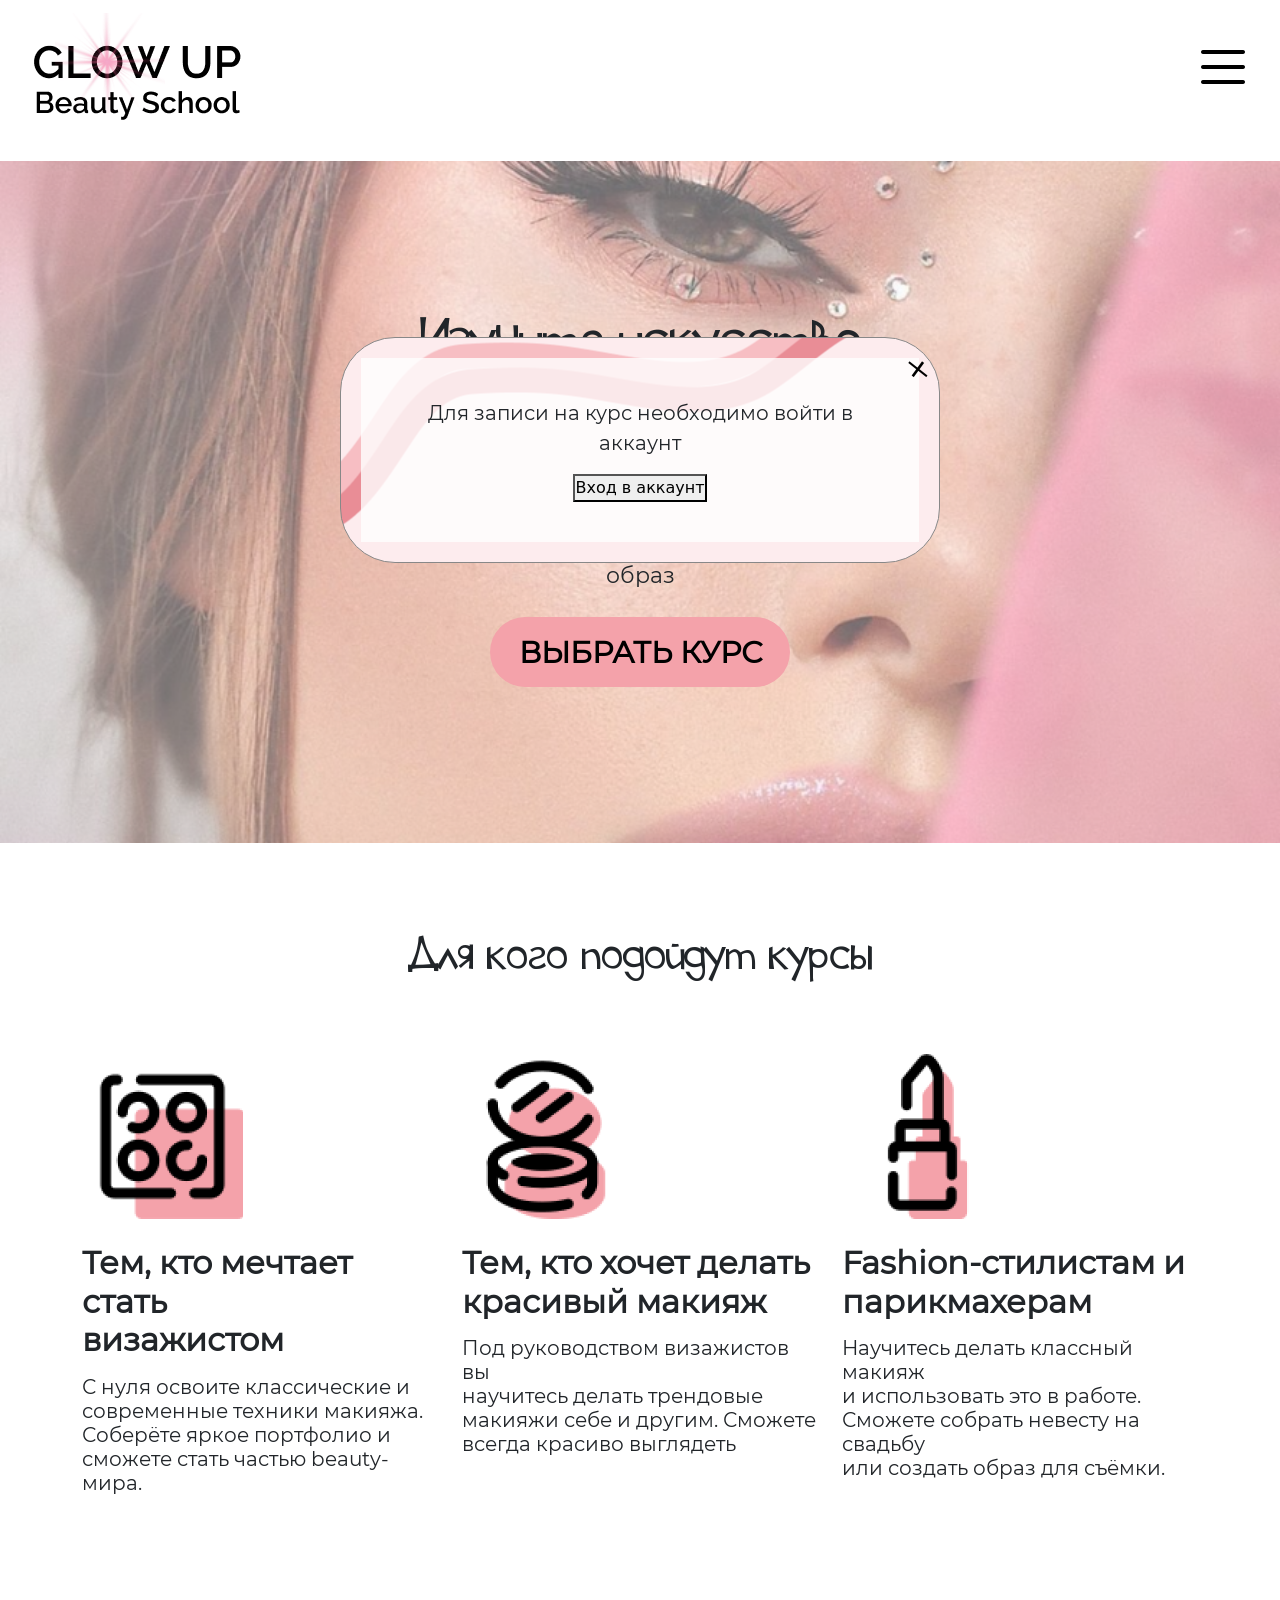
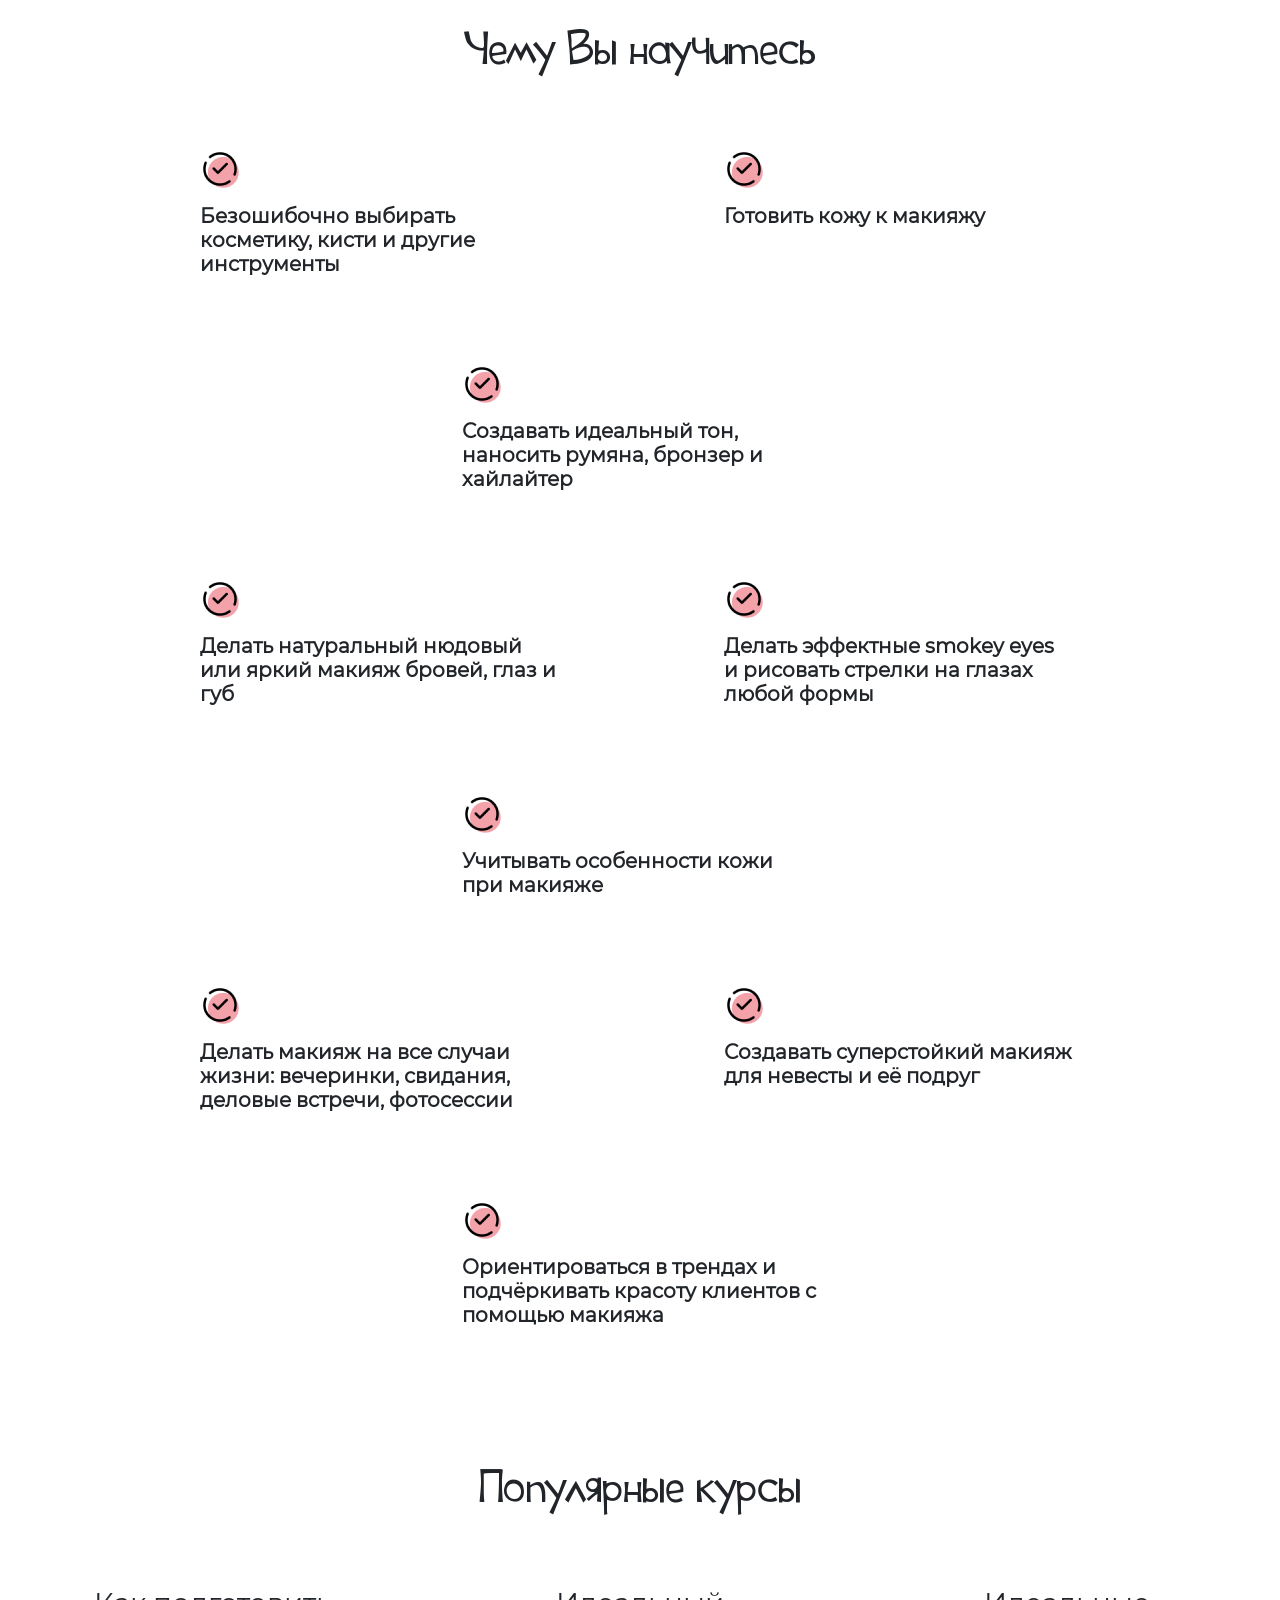
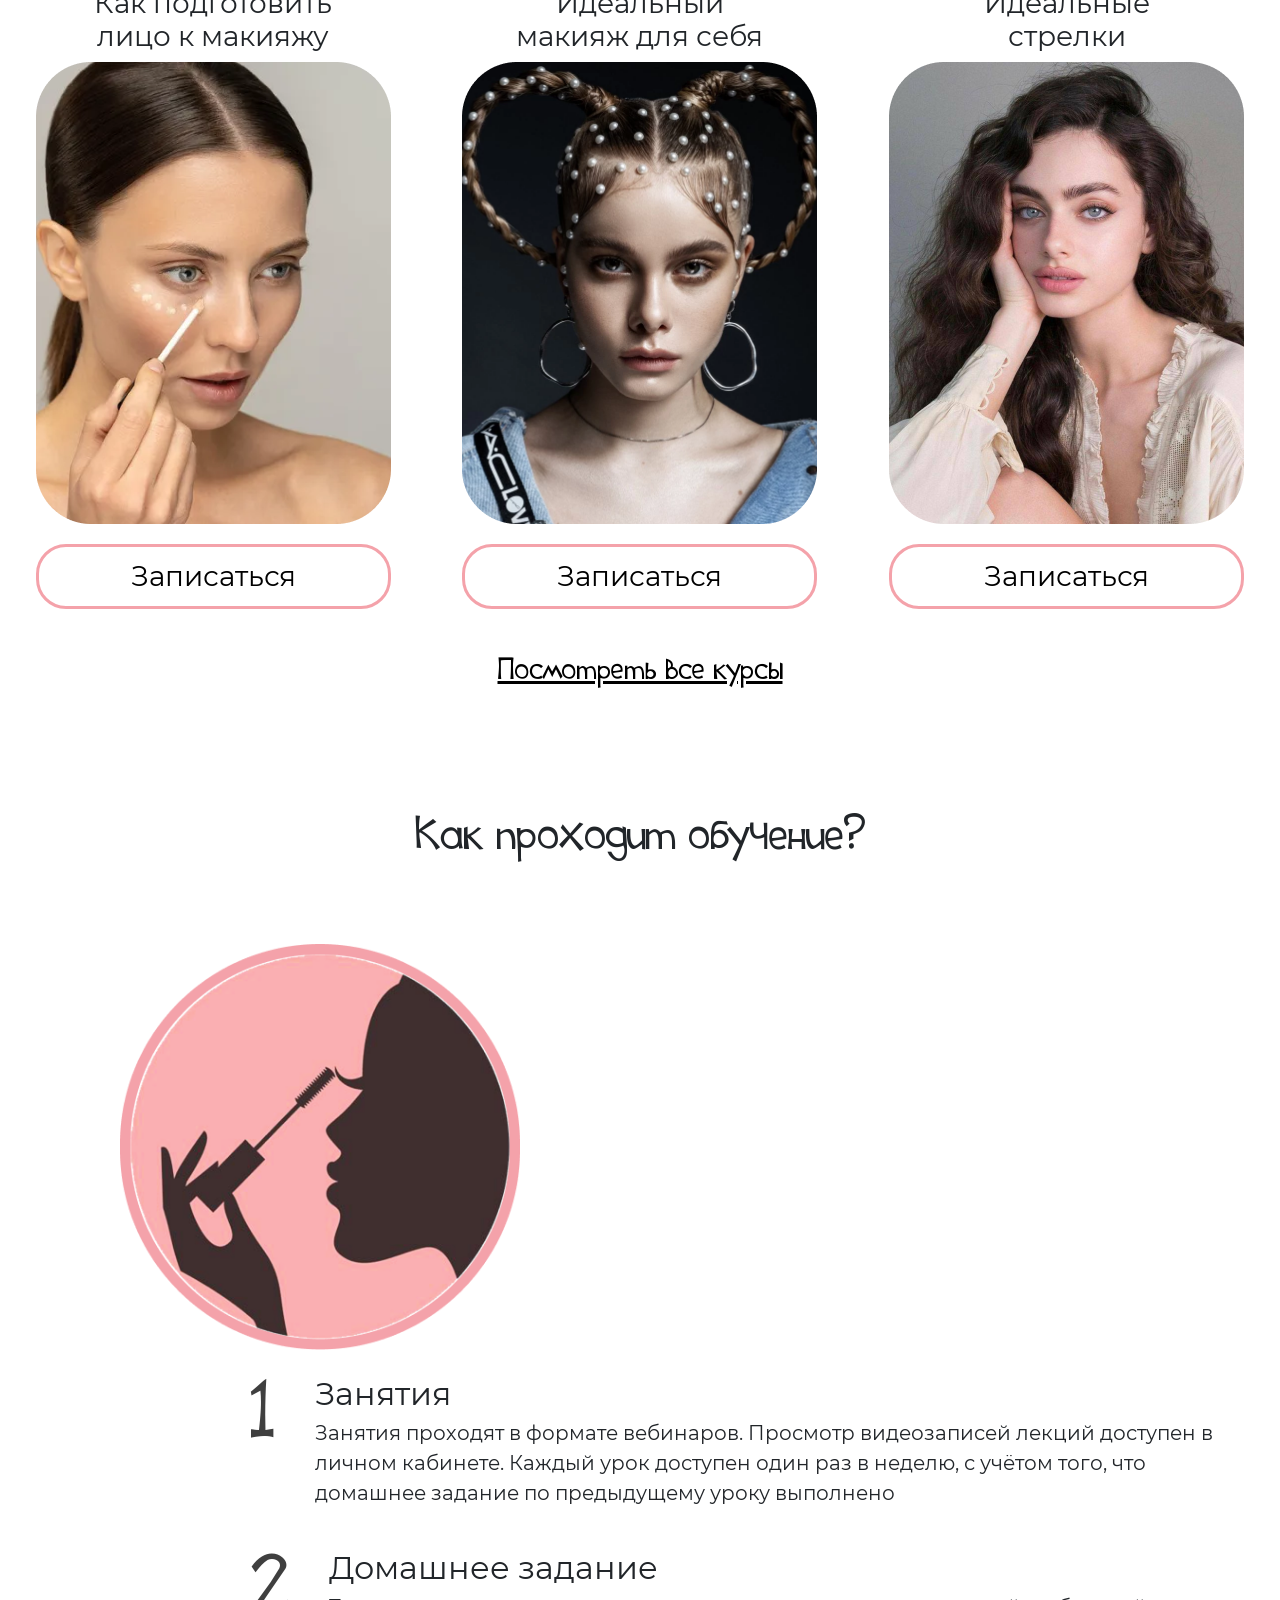
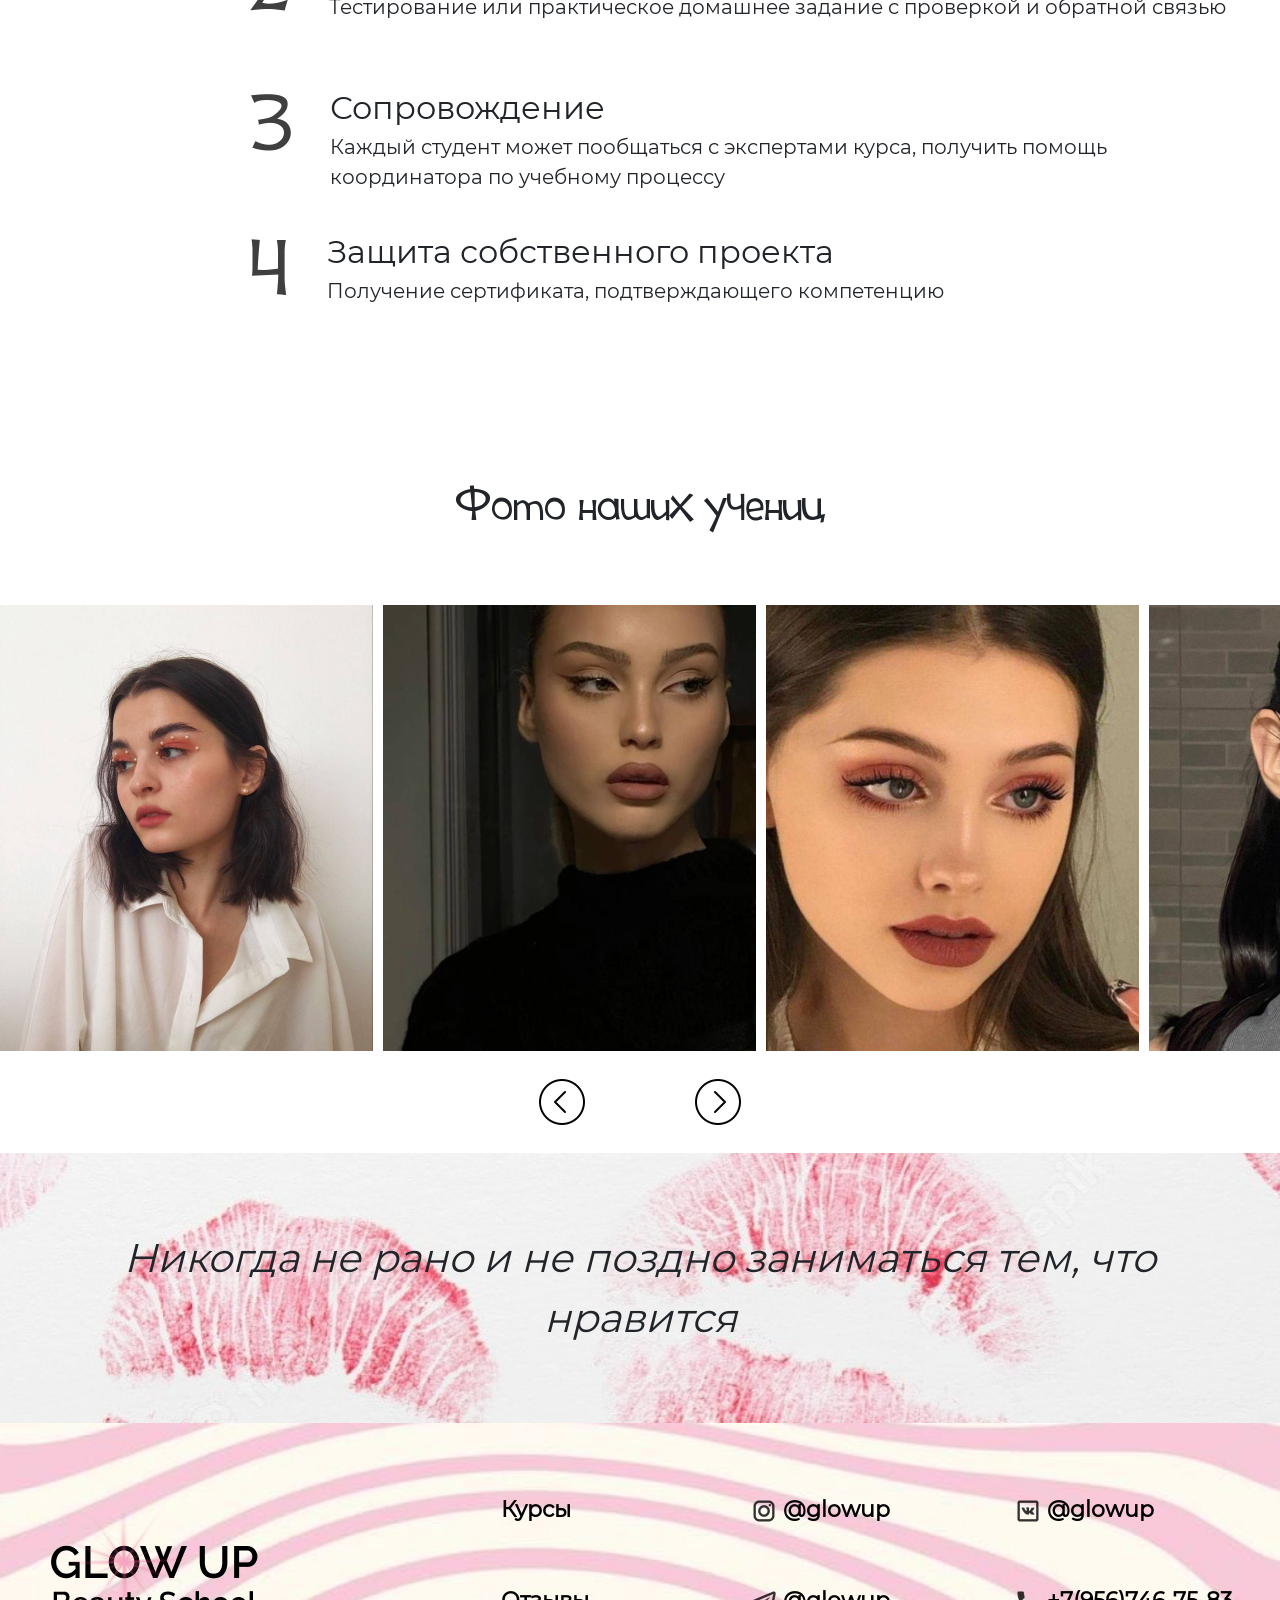
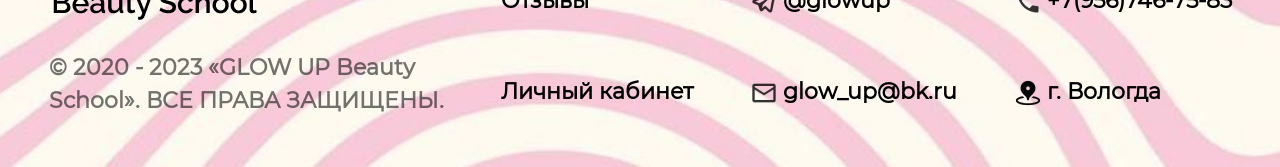
<file: index.html>
<!DOCTYPE html>
<html lang="en">

<head>
  <meta charset="UTF-8">
  <meta name="viewport" content="width=device-width, initial-scale=1.0">
  <title>Курсы по макияжу</title>
  <link rel="stylesheet" href="style.css">
  <!-- <link href="https://cdn.jsdelivr.net/npm/bootstrap@5.3.0/dist/css/bootstrap.min.css" rel="stylesheet"integrity="sha384-9ndCyUaIbzAi2FUVXJi0CjmCapSmO7SnpJef0486qhLnuZ2cdeRhO02iuK6FUUVM" crossorigin="anonymous"> -->
  <link href="https://cdn.jsdelivr.net/npm/bootstrap@5.0.2/dist/css/bootstrap.min.css" rel="stylesheet"
    integrity="sha384-EVSTQN3/azprG1Anm3QDgpJLIm9Nao0Yz1ztcQTwFspd3yD65VohhpuuCOmLASjC" crossorigin="anonymous">
  <link rel="shortcut icon" href="./images/peri.png" type="image/x-icon">

</head>

<body>

  <div class="btn-up btn-up_hide"></div>


  <script>
    const btnUp = {
      el: document.querySelector('.btn-up'),
      show() {
        this.el.classList.remove('btn-up_hide');
      },
      hide() {
        this.el.classList.add('btn-up_hide');
      },
      addEventListener() {
        window.addEventListener('scroll', () => {
          const scrollY = window.scrollY || document.documentElement.scrollTop;
          scrollY > 400 ? this.show() : this.hide();
        });
        document.querySelector('.btn-up').onclick = () => {
          window.scrollTo({
            top: 0,
            left: 0,
            behavior: 'smooth'
          });
        }
      }
    }
    btnUp.addEventListener();
  </script>


  <header>
    <div class="cont">
      <a href="index.html" class="logo2"><img src="img/logo.png" alt=""></a>
      <div class="nazvanie">
        <label for="burger"><img src="./img/menu.png" alt=""></label>
        <div class="menu2">
          <div class="heart1">
            <img class="img-heart" src="img/heart.png" alt="">
            <a href="catalog.html" class="navbar1">Курсы</a>
          </div>
          <div class="heart1">
            <img class="img-heart" src="img/heart.png" alt="">
            <a href="comments.html" class="navbar1">Отзывы</a>
          </div>
          <div class="heart1">
            <img class="img-heart" src="img/heart.png" alt="">
            <a href="#contacts" class="navbar1">Контакты</a>
          </div>
          <div class="heart1">
            <img class="img-heart" src="img/heart.png" alt="">
            <a href="account.html" class="navbar1">Личный кабинет</a>
          </div>
          <div class="heart1">
            <img class="img-heart" src="img/heart.png" alt="">
            <a href="entry.html" class="navbar1">Вход</a>
          </div>
        </div>
      </div>
    </div>
  </header>

  <script>
    document.querySelector('.burger').addEventListener('click', function () {
      document.querySelector('.menu2').classList.toggle('active');
    });

    document.querySelectorAll('.navbar1').forEach(item => {
      item.addEventListener('click', function () {
        document.querySelector('.menu2').classList.remove('active');
      });
    });
  </script>

  <!-- <div class="offer">
    <div class="text-offer">
      <div class="text-offer1">Изучите искусство <br> макияжа с нами</div>
      <div class="text-offer2">Станьте уверенными в себе и <br> научитесь создавать идеальный <br> образ </div>
      <button class="btn-offer">ВЫБРАТЬ КУРС</button>
      <div class="slider-dots"></div>
    </div>
    <div class="img-offer">
      <img src="img/offer1.png" alt="" class="slider-image active"> 
      <img src="img/offer2.png" alt="" class="slider-image"> 
      <img src="img/offer3.png" alt="" class="slider-image"> 
    </div>
  </div> -->

  <div class="offer">
    <div class="text-offer">
      <div class="text-offer1">Изучите искусство <br> макияжа с нами</div>
      <div class="text-offer2">Станьте уверенными в себе и <br> научитесь создавать идеальный <br> образ </div>
      <button class="btn-offer"><a class="btn-offer-a" href="catalog.html">ВЫБРАТЬ КУРС</a></button>
      <div class="slider-dots"></div>
    </div>
    <div class="img-offer">
      <img src="img/offer1.png" alt="" class="slider-image active">
      <img src="img/offer2.png" alt="" class="slider-image">
      <img src="img/offer3.png" alt="" class="slider-image">
    </div>
  </div>

  <script>
    const images = document.querySelectorAll('.slider-image');
    let currentImage = 0;

    function showImage(index) {
      for (let i = 0; i < images.length; i++) {
        images[i].classList.remove('active');
      }
      images[index].classList.add('active');
    }

    function nextImage() {
      currentImage = (currentImage + 1) % images.length;
      showImage(currentImage);
    }

    showImage(currentImage);
    setInterval(nextImage, 5000); // Изменение картинки каждые 5 секунд
</script>


  <div class="container c-for" id="for-whom">
    <div class="zag">Для кого подойдут курсы</div>
    <div class="row for-whom__blocks">
      <div class="col for-whom__block">
        <img class="for-whom__1" src="img/for1.png" alt="">
        <h5>Тем, кто мечтает стать <br> визажистом</h5>
        <h6>С нуля освоите классические и <br> современные техники макияжа. <br> Соберёте яркое портфолио и <br> сможете
          стать частью beauty-мира.</h6>
      </div>
      <div class="col for-whom__block">
        <img class="for-whom__1" src="img/for2.png" alt="">
        <h5>Тем, кто хочет делать <br> красивый макияж</h5>
        <h6>Под руководством визажистов вы <br> научитесь делать трендовые <br> макияжи себе и другим. Сможете <br>
          всегда красиво выглядеть</h6>
      </div>
      <div class="col for-whom__block">
        <img class="for-whom__1" src="img/for3.png" alt="">
        <h5>Fashion-стилистам и <br> парикмахерам</h5>
        <h6>Научитесь делать классный макияж <br> и использовать это в работе. <br> Сможете собрать невесту на свадьбу
          <br> или создать образ для съёмки.
        </h6>
      </div>
    </div>
  </div>


  <div class=" c-learn">
    <div class="zag">Чему Вы научитесь</div>
    <div class="row for-whom__blocks">
      <div class="col-6 col-sm-4 learn__block">
        <img class="learn-img" src="img/array.png" alt="">
        <h5>Безошибочно выбирать косметику, кисти и другие инструменты</h5>
      </div>
      <div class="col-6 col-sm-4 learn__block">
        <img class="learn-img" src="img/array.png" alt="">
        <h5>Готовить кожу к макияжу</h5>
      </div>
      <div class="col-6 col-sm-4 learn__block">
        <img class="learn-img" src="img/array.png" alt="">
        <h5>Создавать идеальный тон, наносить румяна, бронзер и хайлайтер</h5>
      </div>

      <!-- Заставит следующие колонки переходить на новую строку в контрольной точке md и выше -->
      <div class="w-100 d-none d-md-block"></div>

      <div class="col-6 col-sm-4 learn__block">
        <img class="learn-img" src="img/array.png" alt="">
        <h5>Делать натуральный нюдовый или яркий макияж бровей, глаз и губ</h5>
      </div>
      <div class="col-6 col-sm-4 learn__block">
        <img class="learn-img" src="img/array.png" alt="">
        <h5>Делать эффектные smokey eyes и рисовать стрелки на глазах любой формы</h5>
      </div>
      <div class="col-6 col-sm-4 learn__block">
        <img class="learn-img" src="img/array.png" alt="">
        <h5>Учитывать особенности кожи при макияже</h5>
      </div>

      <div class="w-100 d-none d-md-block"></div>

      <div class="col-6 col-sm-4 learn__block">
        <img class="learn-img" src="img/array.png" alt="">
        <h5>Делать макияж на все случаи жизни: вечеринки, свидания, деловые встречи, фотосессии</h5>
      </div>
      <div class="col-6 col-sm-4 learn__block">
        <img class="learn-img" src="img/array.png" alt="">
        <h5>Создавать суперстойкий макияж для невесты и её подруг</h5>
      </div>
      <div class="col-6 col-sm-4 learn__block">
        <img class="learn-img" src="img/array.png" alt="">
        <h5>Ориентироваться в трендах и подчёркивать красоту клиентов с помощью макияжа</h5>
      </div>
    </div>
  </div>




  <div class="c-popular" id="for-whom">
    <div class="zag">Популярные курсы</div>
    <div class="popular__blocks">
      <div class="popular__block">
        <h3>Как подготовить <br> лицо к макияжу</h3>
        <img class="popular-img" src="img/women1.png" alt="">
        <button class="popular-btn">Записаться</button>
      </div>
      <div class="popular__block">
        <h3>Идеальный <br> макияж для себя</h3>
        <img class="popular-img" src="img/women2.png" alt="">
        <button class="popular-btn">Записаться</button>
      </div>
      <div class="popular__block">
        <h3>Идеальные <br> стрелки</h3>
        <img class="popular-img" src="img/women3.png" alt="">
        <button class="popular-btn">Записаться</button>
      </div>
    </div>
    <a href="catalog.html" class="zag zag2">Посмотреть все курсы</a>
  </div>

  <div class="modal-overlay"></div>
  <div id="myModal" class="modal1">
    <div class="modal-content1">
      <span class="close">&times;</span>
      <p>Для записи на курс необходимо войти в аккаунт</p>
      <button class="register-btn"><a href="entry.html" class="register-link">Вход в аккаунт</a></button>
    </div>
  </div>




  <script>
// Get the modal and overlay
var modal = document.getElementById("myModal");
var overlay = document.querySelector(".modal-overlay");

// Get the button that opens the modal
var btns = document.querySelectorAll(".popular-btn");

// Get the close button
var closeBtn = document.querySelector(".close");

// When the user clicks the button, open the modal
btns.forEach(btn => {
  btn.addEventListener("click", function() {
    modal.style.display = "block";
    overlay.style.display = "block";
  });
});

// When the user clicks on the close button, close the modal
closeBtn.onclick = function() {
  modal.style.display = "none";
  overlay.style.display = "none";
}

// When the user clicks on overlay, close the modal
overlay.onclick = function() {
  modal.style.display = "none";
  overlay.style.display = "none";
}
  </script>






  <div class="c-obuch">
    <div class="screen">
      <div class="zag">Как проходит обучение?</div>
      <div class="content">
        <img src="img/obuch.png" alt="Изображение" class="img-obuch">
        <div class="text">
          <div class="obuch">
            <div class="obuch-num">1</div>
            <div class="obuch-text">
              <div class="obuch-title">Занятия</div>
              <p>Занятия проходят в формате вебинаров. Просмотр видеозаписей лекций доступен в личном кабинете. Каждый
                урок доступен один раз в неделю, с учётом того, что домашнее задание по предыдущему уроку выполнено</p>
            </div>
          </div>

          <div class="obuch">
            <div class="obuch-num">2</div>
            <div class="obuch-text">
              <div class="obuch-title">Домашнее задание</div>
              <p>Тестирование или практическое домашнее задание с проверкой и обратной связью</p>
            </div>
          </div>

          <div class="obuch">
            <div class="obuch-num">3</div>
            <div class="obuch-text">
              <div class="obuch-title">Сопровождение</div>
              <p>Каждый студент может пообщаться с экспертами курса, получить помощь координатора по учебному процессу
              </p>
            </div>
          </div>

          <div class="obuch">
            <div class="obuch-num">4</div>
            <div class="obuch-text">
              <div class="obuch-title">Защита собственного проекта</div>
              <p>Получение сертификата, подтверждающего компетенцию</p>
            </div>
          </div>

        </div>
      </div>
    </div>
  </div>

  <div class="c-photo">
    <div class="zag">Фото наших учениц</div>
    <div class="slider">
      <div class="slides-container">
        <div class="slide"><img src="img/photo1.jpg" alt="Image 1"></div>
        <div class="slide"><img src="img/photo2.jpg" alt="Image 2"></div>
        <div class="slide"><img src="img/photo3.jpg" alt="Image 3"></div>
        <div class="slide"><img src="img/photo4.jpg" alt="Image 1"></div>
        <div class="slide"><img src="img/photo5.jpg" alt="Image 1"></div>
        <div class="slide"><img src="img/photo6.jpg" alt="Image 2"></div>
        <div class="slide"><img src="img/photo7.jpg" alt="Image 3"></div>
        <div class="slide"><img src="img/photo8.jpg" alt="Image 1"></div>
        <div class="slide"><img src="img/photo9.png" alt="Image 1"></div>
      </div>
    </div>
    <div class="controls">
      <button id="prevBtn" class="back"><img src="img/back.png" alt=""></button>
      <button id="nextBtn" class="next"><img src="img/next.png" alt=""></button>
    </div>
  </div>

  <script>
    document.addEventListener('DOMContentLoaded', function () {
      // Находим контейнер и все слайды
      const slidesContainer = document.querySelector('.slides-container');

      // Копируем содержимое контейнера для создания иллюзии бесконечности
      slidesContainer.innerHTML += slidesContainer.innerHTML;

      // Получаем обновлённый список всех слайдов (включая скопированные)
      const slides = document.querySelectorAll('.slide');

      let currentIndex = 0; // Текущий индекс для слайдов
      let slideWidth = slides[0].offsetWidth; // Ширина одного слайда

      const totalSlides = slides.length / 2; // Общее количество уникальных слайдов
      let currentShift = 0; // Текущее смещение контейнера слайдов

      const nextBtn = document.getElementById('nextBtn');
      const prevBtn = document.getElementById('prevBtn');

      function moveSlide(direction) {
        // Обновляем текущее смещение и ширину слайда на случай изменения размеров окна
        slideWidth = slides[0].offsetWidth;
        if (direction === 'next') {
          currentShift -= slideWidth;
          currentIndex++;
        } else if (direction === 'prev') {
          currentShift += slideWidth;
          currentIndex--;
        }

        // Сброс к началу, если достигли конца копии
        if (currentIndex >= totalSlides) {
          currentShift = 0;
          currentIndex = 0;
          // Отключаем переход для мгновенного возврата
          slidesContainer.style.transition = 'none';
        } else if (currentIndex < 0) {
          currentIndex = totalSlides - 1;
          currentShift = -(slideWidth * currentIndex);
          // Отключаем переход для мгновенного возврата
          slidesContainer.style.transition = 'none';
        } else {
          slidesContainer.style.transition = ''; // Включаем анимацию обратно
        }

        slidesContainer.style.transform = `translateX(${currentShift}px)`;

        // Возвращаем анимацию после мгновенного сброса
        setTimeout(() => {
          slidesContainer.style.transition = 'transform 0.5s ease-out';
        }, 0);
      }

      setInterval(() => moveSlide('next'), 3000);

      // Обработчики событий для кнопок
      nextBtn.addEventListener('click', () => moveSlide('next'));
      prevBtn.addEventListener('click', () => moveSlide('prev'));
    });
  </script>

  <div class="c-motiv">
    <div class="text-motiv">Никогда не рано и не поздно заниматься тем, что нравится</div>
  </div>

  <footer class="footer" id="contacts">
    <div class="column">
      <a href="index.html"><img src="img/logo.png" alt="" class="logo"></a>
      <div class="oferta">© 2020 - 2023 «GLOW UP Beauty <br> School». ВСЕ ПРАВА ЗАЩИЩЕНЫ. </div>
    </div>
    <div class="column">
      <a class="footer-text" href="catalog.html">Курсы</a>
      <a class="footer-text" href="comments.html">Отзывы</a>
      <a class="footer-text" href="account.html">Личный кабинет</a>
    </div>
    <div class="column">
      <div class="network">
        <img class="img-net" src="img/insta.png">
        <a class="footer-text" href="#">@glowup</a>
      </div>
      <div class="network">
        <img class="img-net" src="img/telega.png">
        <a class="footer-text" href="#">@glowup</a>
      </div>
      <div class="network">
        <img class="img-net" src="img/mail.png">
        <a class="footer-text" href="#">glow_up@bk.ru</a>
      </div>
    </div>
    <div class="column">
      <div class="network">
        <img class="img-net" src="img/vk.png">
        <a class="footer-text" href="#">@glowup</a>
      </div>
      <div class="network">
        <img class="img-net" src="img/phone.png">
        <a class="footer-text" href="#">+7(956)746-75-83</a>
      </div>
      <div class="network">
        <img class="img-net" src="img/geo.png">
        <a class="footer-text" href="#">г. Вологда</a>
      </div>
    </div>
  </footer>
</body>

</html>
</file>
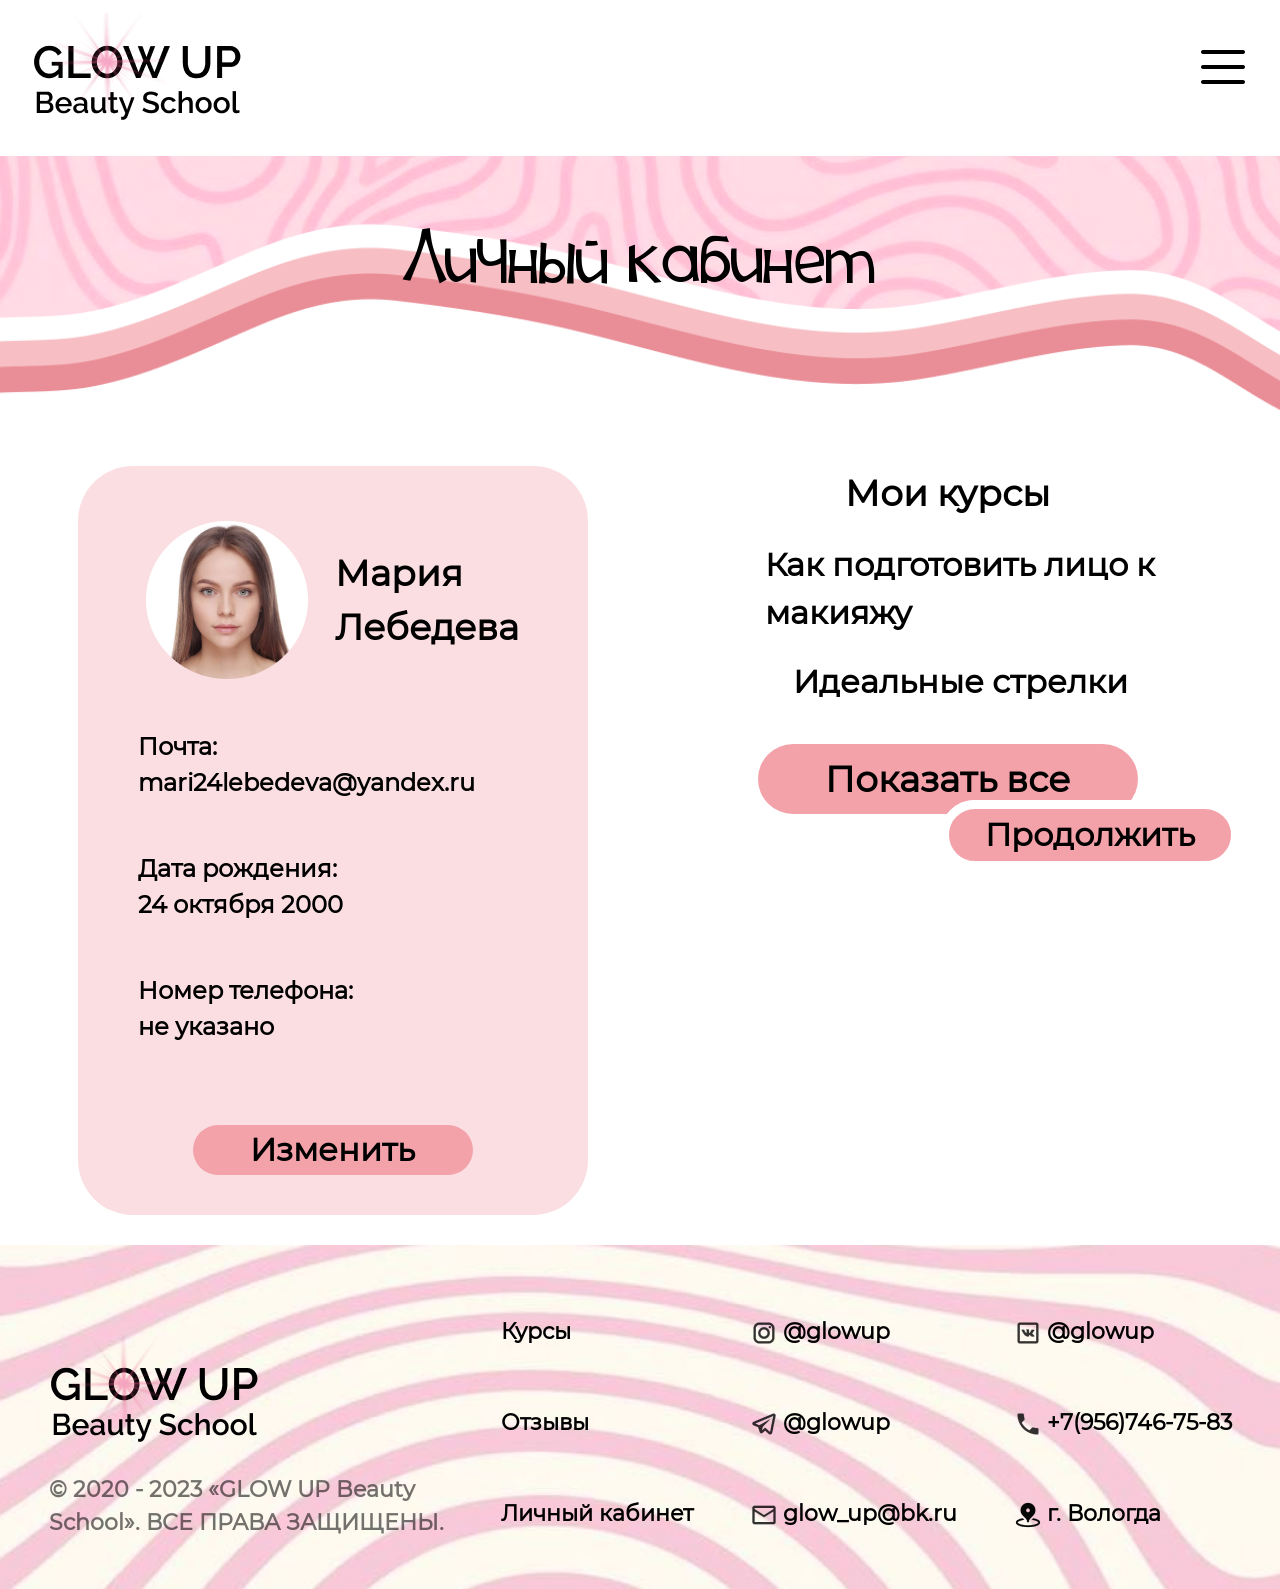
<file: account.html>
<!DOCTYPE html>
<html lang="en">

<head>
    <meta charset="UTF-8">
    <meta name="viewport" content="width=device-width, initial-scale=1.0">
    <title>Личный кабинет</title>
    <link rel="stylesheet" href="style.css">
    <link href="https://cdn.jsdelivr.net/npm/bootstrap@5.3.0/dist/css/bootstrap.min.css" rel="stylesheet"
        integrity="sha384-9ndCyUaIbzAi2FUVXJi0CjmCapSmO7SnpJef0486qhLnuZ2cdeRhO02iuK6FUUVM" crossorigin="anonymous">
</head>

<body>

    <header>
        <div class="cont">
            <a href="index.html" class="logo2"><img src="img/logo.png" alt=""></a>
            <div class="nazvanie">
                <label for="burger"><img src="./img/menu.png" alt=""></label>
                <div class="menu2">
                    <div class="heart1">
                        <img class="img-heart" src="img/heart.png" alt="">
                        <a href="catalog.html" class="navbar1">Курсы</a>
                    </div>
                    <div class="heart1">
                        <img class="img-heart" src="img/heart.png" alt="">
                        <a href="comments.html" class="navbar1">Отзывы</a>
                    </div>
                    <div class="heart1">
                        <img class="img-heart" src="img/heart.png" alt="">
                        <a href="#contacts" class="navbar1">Контакты</a>
                    </div>
                    <div class="heart1">
                        <img class="img-heart" src="img/heart.png" alt="">
                        <a href="account.html" class="navbar1">Личный кабинет</a>
                    </div>
                    <div class="heart1">
                        <img class="img-heart" src="img/heart.png" alt="">
                        <a href="entry.html" class="navbar1">Выход</a>
                    </div>
                </div>
            </div>
        </div>
    </header>

    <script>
        document.querySelector('.burger').addEventListener('click', function () {
          document.querySelector('.menu2').classList.toggle('active');
        });
    
        document.querySelectorAll('.navbar1').forEach(item => {
          item.addEventListener('click', function () {
            document.querySelector('.menu2').classList.remove('active');
          });
        });
      </script>

    <div class="comment">
        <div class="comment-text">Личный кабинет</div>
    </div>

    <div class="account">
        <div class="profile">
            <div class="name-girl">
                <img src="img/profile.png" alt="Фото">
                <div class="name-girl-text">Мария <br> Лебедева</div>
            </div> 
            <div class="text-acc">
                <div class="zag-acc">Почта:</div>
                <div class="podz-acc">mari24lebedeva@yandex.ru</div>
                <div class="zag-acc">Дата рождения:</div>
                <div class="podz-acc">24 октября 2000</div>
                <div class="zag-acc">Номер телефона:</div>
                <div class="podz-acc">не указано</div>
            </div>
                <button class="acc-btn"><a class="izma" href="error.html">Изменить</a></button>
        </div>
        <div class="courses">
            <div class="my-courses">Мои курсы</div>
            <div class="course">
                <div class="course-card1">
                    <div class="course-nazv">Как подготовить лицо к <br> макияжу</div>
                    <button class="course-btn">Продолжить</button>
                </div>
            </div>
            <div class="course">
                <div class="course-card2">
                    <div class="course-nazv">Идеальные стрелки</div>
                    <button class="course-btn">Продолжить</button>
                </div>
            </div>
            <div class="course">
                <div class="course-card3">
                    <div class="course-nazv">Свадебный макияж</div>
                    <button class="course-btn">Продолжить</button>
                </div>
            </div>
            <div class="course">
                <div class="course-card4">
                    <div class="course-nazv">Идеальный макияж для себя</div>
                    <button class="course-btn">Продолжить</button>
                </div>
            </div>
            <button class="show-more-btn2" id="show-more-btn2">Показать все</button>
        </div>
    </div>

    <script>
        const courses = document.querySelectorAll('.course');
        const showMoreBtn = document.getElementById('show-more-btn2');
        let currentIndex = 0;
      
        function showCourses(startIndex, endIndex) {
          for (let i = startIndex; i < endIndex; i++) {
            if (courses[i]) {
              courses[i].style.display = 'block';
            }
          }
          currentIndex = endIndex;
          if (currentIndex >= courses.length) {
            showMoreBtn.style.display = 'none';
          }
        }
      
        showCourses(0, 2);
      
        showMoreBtn.addEventListener('click', function() {
          showCourses(currentIndex, currentIndex + 2);
        });
      </script>


    <footer class="footer" id="contacts">
        <div class="column">
            <a href="index.html"><img src="img/logo.png" alt="" class="logo"></a>
            <div class="oferta">© 2020 - 2023 «GLOW UP Beauty <br> School». ВСЕ ПРАВА ЗАЩИЩЕНЫ. </div>
        </div>
        <div class="column">
            <a class="footer-text" href="catalog.html">Курсы</a>
            <a class="footer-text" href="comments.html">Отзывы</a>
            <a class="footer-text" href="account.html">Личный кабинет</a>
        </div>
        <div class="column">
            <div class="network">
                <img class="img-net" src="img/insta.png">
                <a class="footer-text" href="#">@glowup</a>
            </div>
            <div class="network">
                <img class="img-net" src="img/telega.png">
                <a class="footer-text" href="#">@glowup</a>
            </div>
            <div class="network">
                <img class="img-net" src="img/mail.png">
                <a class="footer-text" href="#">glow_up@bk.ru</a>
            </div>
        </div>
        <div class="column">
            <div class="network">
                <img class="img-net" src="img/vk.png">
                <a class="footer-text" href="#">@glowup</a>
            </div>
            <div class="network">
                <img class="img-net" src="img/phone.png">
                <a class="footer-text" href="#">+7(956)746-75-83</a>
            </div>
            <div class="network">
                <img class="img-net" src="img/geo.png">
                <a class="footer-text" href="#">г. Вологда</a>
            </div>
        </div>
    </footer>
</body>

</html>
</file>
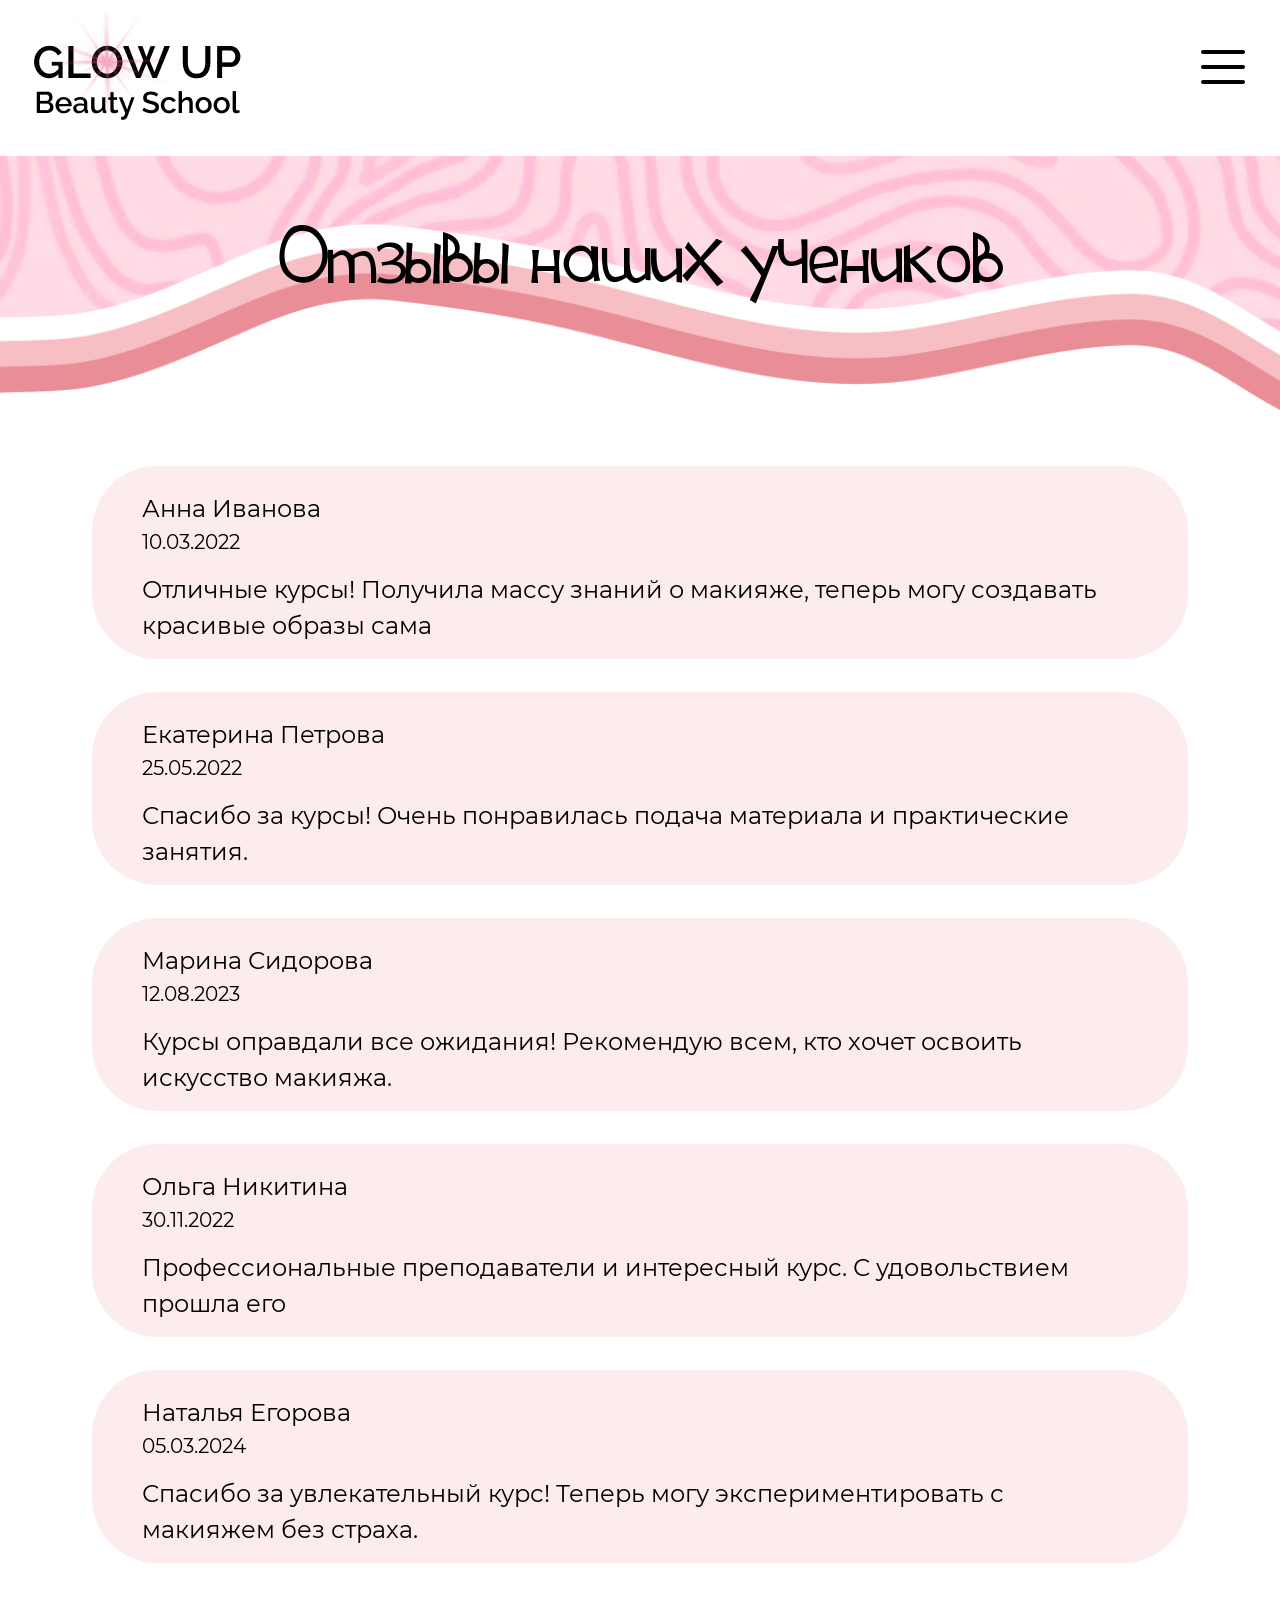
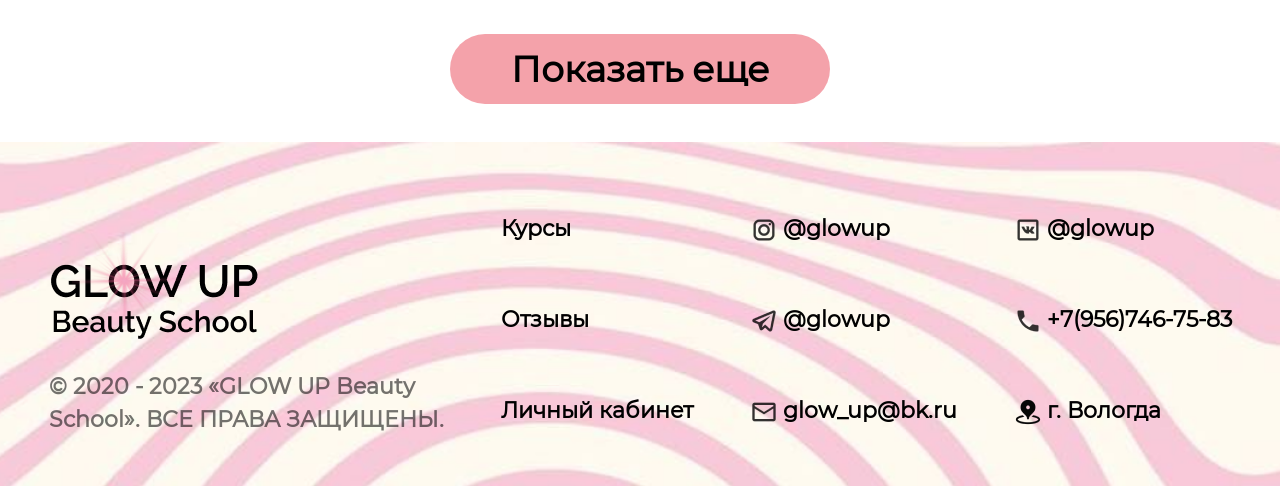
<file: comments.html>
<!DOCTYPE html>
<html lang="en">

<head>
    <meta charset="UTF-8">
    <meta name="viewport" content="width=device-width, initial-scale=1.0">
    <title>Отзывы</title>
    <link rel="stylesheet" href="style.css">
    <link href="https://cdn.jsdelivr.net/npm/bootstrap@5.3.0/dist/css/bootstrap.min.css" rel="stylesheet"
        integrity="sha384-9ndCyUaIbzAi2FUVXJi0CjmCapSmO7SnpJef0486qhLnuZ2cdeRhO02iuK6FUUVM" crossorigin="anonymous">
</head>

<body>
    <div class="btn-up btn-up_hide"></div>


    <script>
        const btnUp = {
            el: document.querySelector('.btn-up'),
            show() {
                this.el.classList.remove('btn-up_hide');
            },
            hide() {
                this.el.classList.add('btn-up_hide');
            },
            addEventListener() {
                window.addEventListener('scroll', () => {
                    const scrollY = window.scrollY || document.documentElement.scrollTop;
                    scrollY > 400 ? this.show() : this.hide();
                });
                document.querySelector('.btn-up').onclick = () => {
                    window.scrollTo({
                        top: 0,
                        left: 0,
                        behavior: 'smooth'
                    });
                }
            }
        }
        btnUp.addEventListener();
    </script>
    <header>
        <div class="cont">
            <a href="index.html" class="logo2"><img src="img/logo.png" alt=""></a>
            <div class="nazvanie">
                <label for="burger"><img src="./img/menu.png" alt=""></label>
                <div class="menu2">
                    <div class="heart1">
                        <img class="img-heart" src="img/heart.png" alt="">
                        <a href="catalog.html" class="navbar1">Курсы</a>
                    </div>
                    <div class="heart1">
                        <img class="img-heart" src="img/heart.png" alt="">
                        <a href="comments.html" class="navbar1">Отзывы</a>
                    </div>
                    <div class="heart1">
                        <img class="img-heart" src="img/heart.png" alt="">
                        <a href="#contacts" class="navbar1">Контакты</a>
                    </div>
                    <div class="heart1">
                        <img class="img-heart" src="img/heart.png" alt="">
                        <a href="account.html" class="navbar1">Личный кабинет</a>
                    </div>
                    <div class="heart1">
                        <img class="img-heart" src="img/heart.png" alt="">
                        <a href="entry.html" class="navbar1">Вход</a>
                    </div>
                </div>
            </div>
        </div>
    </header>

    <script>
        document.querySelector('.burger').addEventListener('click', function () {
          document.querySelector('.menu2').classList.toggle('active');
        });
    
        document.querySelectorAll('.navbar1').forEach(item => {
          item.addEventListener('click', function () {
            document.querySelector('.menu2').classList.remove('active');
          });
        });
      </script>

    <div class="comment">
        <div class="comment-text">Отзывы наших учеников</div>
    </div>

    <div class="reviews">
        <div class="review">
            <div class="name">Анна Иванова</div>
            <div class="date">10.03.2022</div>
            <div class="otzyv">Отличные курсы! Получила массу знаний о макияже, теперь могу создавать красивые образы
                сама</div>
        </div>
        <div class="review">
            <div class="name">Екатерина Петрова</div>
            <div class="date">25.05.2022</div>
            <div class="otzyv">Спасибо за курсы! Очень понравилась подача материала и практические занятия.</div>
        </div>
        <div class="review">
            <div class="name">Марина Сидорова</div>
            <div class="date">12.08.2023</div>
            <div class="otzyv">Курсы оправдали все ожидания! Рекомендую всем, кто хочет освоить искусство макияжа.</div>
        </div>
        <div class="review">
            <div class="name">Ольга Никитина</div>
            <div class="date">30.11.2022</div>
            <div class="otzyv">Профессиональные преподаватели и интересный курс. С удовольствием прошла его</div>
        </div>
        <div class="review">
            <div class="name">Наталья Егорова</div>
            <div class="date">05.03.2024</div>
            <div class="otzyv">Спасибо за увлекательный курс! Теперь могу экспериментировать с макияжем без страха.
            </div>
        </div>
        <div class="review">
            <div class="name">Ангелина Козлова</div>
            <div class="date">15.09.2022</div>
            <div class="otzyv">Отличная программа обучения, много полезной информации. С удовольствием рекомендую!</div>
        </div>
        <div class="review">
            <div class="name">София Морозова</div>
            <div class="date">20.02.2023</div>
            <div class="otzyv">Макияж - мое хобби, и я рада, что прошла обучение и усилила свои навыки</div>
        </div>
        <div class="review">
            <div class="name">Диана Корнеева</div>
            <div class="date">04.11.2022</div>
            <div class="otzyv">Получила не только знания, но и уверенность, благодаря курсам по макияжу.</div>
        </div>
        <div class="review">
            <div class="name">Алина Попова</div>
            <div class="date">22.07.2023</div>
            <div class="otzyv">Спасибо за индивидуальный подход и профессиональные советы. Рекомендую!</div>
        </div>
        <div class="review">
            <div class="name">Юлия Кузнецова</div>
            <div class="date">08.04.2022</div>
            <div class="otzyv">Прошла курсы макияжа - отличный опыт! Теперь могу работать в сфере красоты.</div>
        </div>
        <div class="review">
            <div class="name">Оксана Смирнова</div>
            <div class="date">16.12.2023</div>
            <div class="otzyv">Проходила обучение в вашей школе - довольна полученным опытом и результатом</div>
        </div>
        <div class="review">
            <div class="name">Елена Григорьева</div>
            <div class="date">03.01.2024</div>
            <div class="otzyv">Курсы по макияжу оправдали все мои ожидания, спасибо за качественное обучение!</div>
        </div>
        <div class="review">
            <div class="name">Мария Лебедева</div>
            <div class="date">26.08.2022</div>
            <div class="otzyv">Прошла обучение макияжу и получила профессиональные знания, спасибо вашей команде!</div>
        </div>
        <div class="review">
            <div class="name">Виктория Андреева</div>
            <div class="date">11.10.2023</div>
            <div class="otzyv">Спасибо за возможность освоить новую профессию. Обучение прошло интересно и продуктивно
            </div>
        </div>
        <div class="review">
            <div class="name">Евгения Белова</div>
            <div class="date">07.03.2023</div>
            <div class="otzyv">Курсы были интересными и информативными, спасибо за терпеливых преподавателей!</div>
        </div>
        <button class="show-more-btn" id="show-more-btn">Показать еще</button>
    </div>

    <script>
        const reviews = document.querySelectorAll('.review'); // Выбираем все элементы с классом "review"
        const showMoreBtn = document.getElementById('show-more-btn'); // Находим кнопку "Показать еще"
        let current = 0; // Начинаем с индекса 0 для первых 5 отзывов

        function showMoreReviews() {
            // Показываем следующие 5 отзывов, начиная с текущего индекса
            for (let i = current; i < current + 5 && i < reviews.length; i++) {
                reviews[i].classList.add('show');
            }

            current += 5; // Увеличиваем индекс для следующих отзывов

            // Если показаны все отзывы, скрываем кнопку
            if (current >= reviews.length) {
                showMoreBtn.style.display = 'none';
            }
        }

        // При нажатии на кнопку вызываем функцию для показа следующих отзывов
        showMoreBtn.addEventListener('click', showMoreReviews);

        showMoreReviews(); // Показываем первые 5 отзывов при загрузке страницы
    </script>

    <footer class="footer" id="contacts">
        <div class="column">
            <a href="index.html"><img src="img/logo.png" alt="" class="logo"></a>
            <div class="oferta">© 2020 - 2023 «GLOW UP Beauty <br> School». ВСЕ ПРАВА ЗАЩИЩЕНЫ. </div>
        </div>
        <div class="column">
            <a class="footer-text" href="catalog.html">Курсы</a>
            <a class="footer-text" href="comments.html">Отзывы</a>
            <a class="footer-text" href="account.html">Личный кабинет</a>
        </div>
        <div class="column">
            <div class="network">
                <img class="img-net" src="img/insta.png">
                <a class="footer-text" href="#">@glowup</a>
            </div>
            <div class="network">
                <img class="img-net" src="img/telega.png">
                <a class="footer-text" href="#">@glowup</a>
            </div>
            <div class="network">
                <img class="img-net" src="img/mail.png">
                <a class="footer-text" href="#">glow_up@bk.ru</a>
            </div>
        </div>
        <div class="column">
            <div class="network">
                <img class="img-net" src="img/vk.png">
                <a class="footer-text" href="#">@glowup</a>
            </div>
            <div class="network">
                <img class="img-net" src="img/phone.png">
                <a class="footer-text" href="#">+7(956)746-75-83</a>
            </div>
            <div class="network">
                <img class="img-net" src="img/geo.png">
                <a class="footer-text" href="#">г. Вологда</a>
            </div>
        </div>
    </footer>
</body>

</html>
</file>
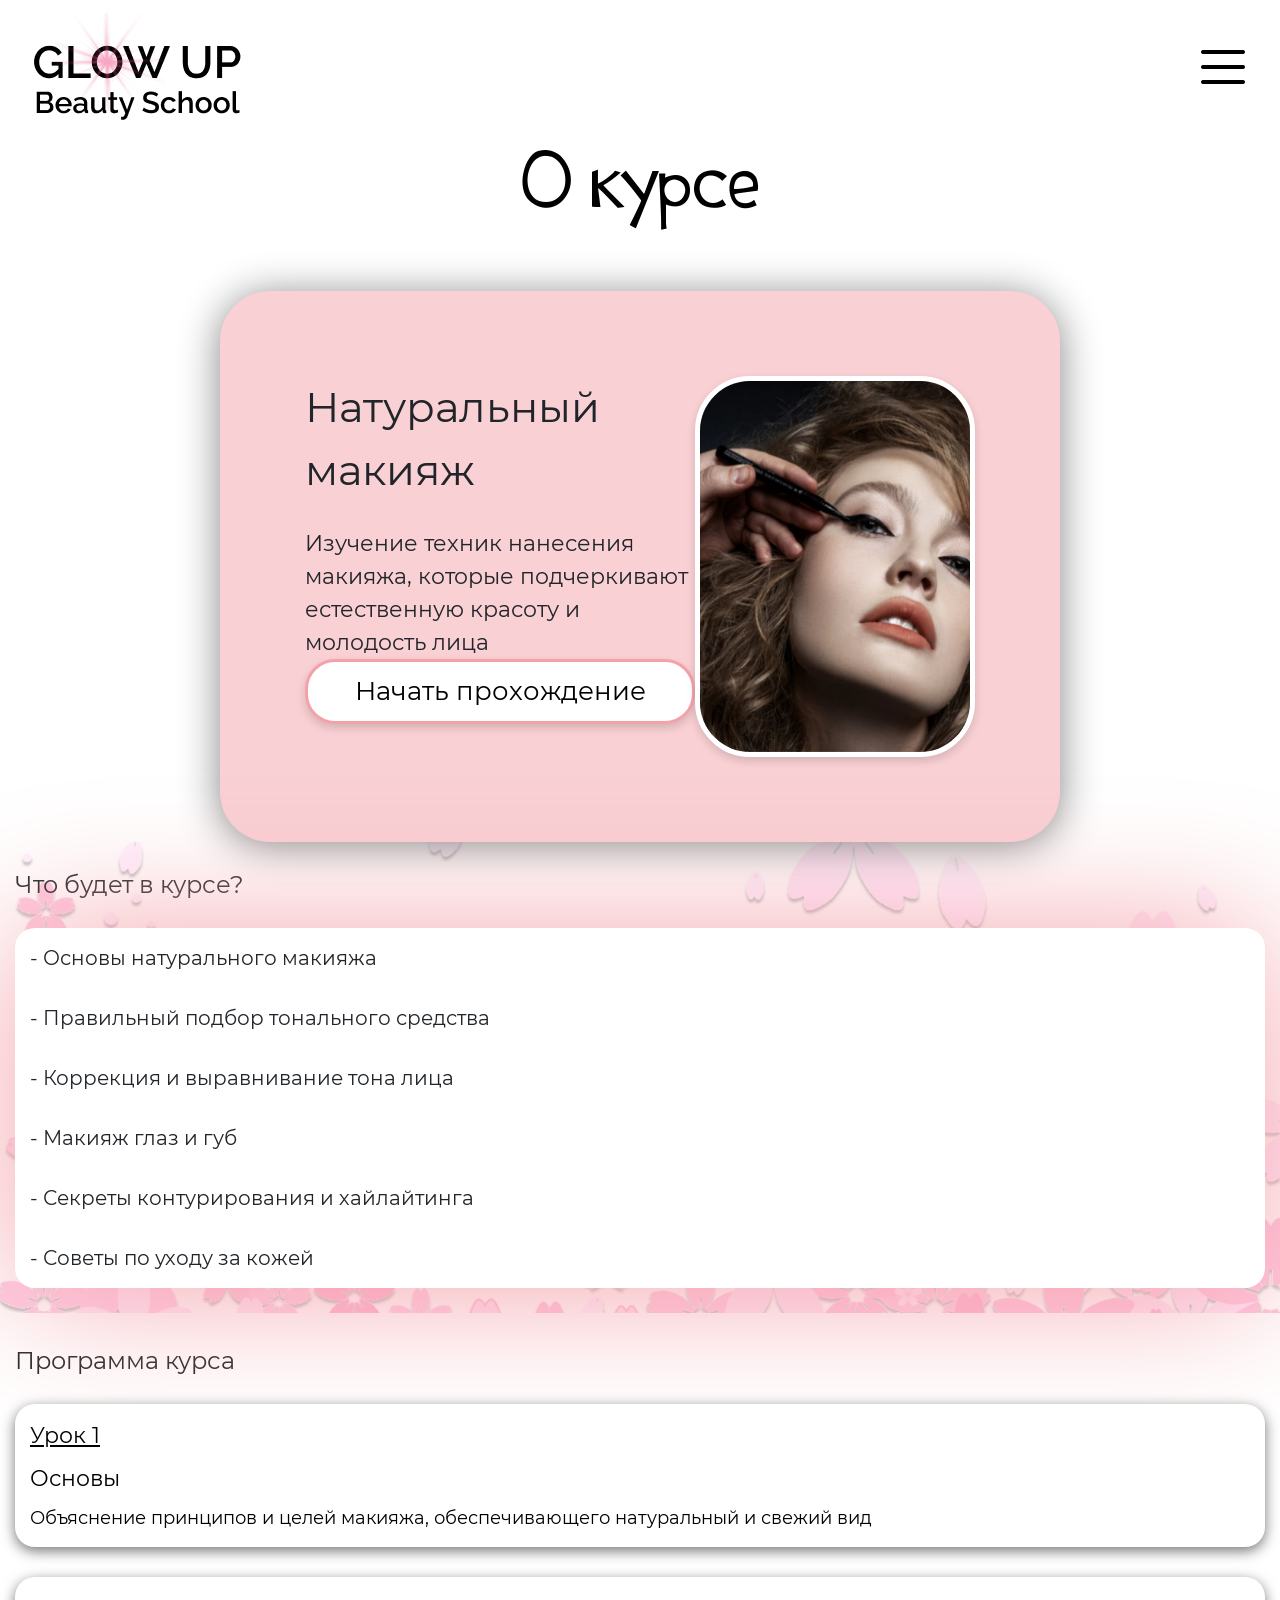
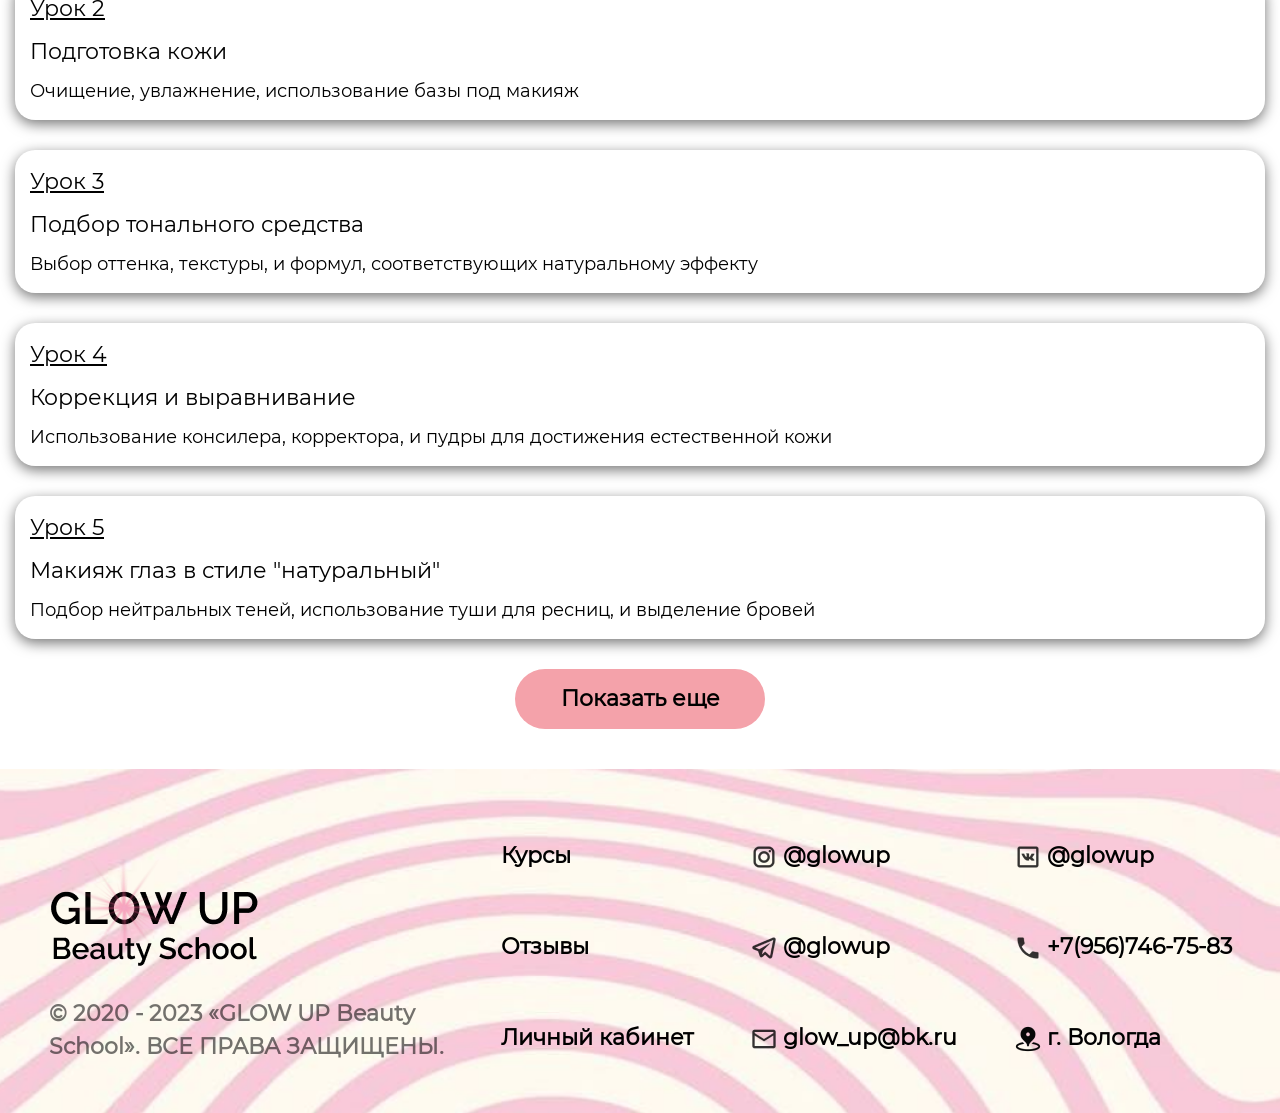
<file: course.html>
<!DOCTYPE html>
<html lang="en">

<head>
  <meta charset="UTF-8">
  <meta name="viewport" content="width=device-width, initial-scale=1.0">
  <title>Курсы по макияжу</title>
  <link rel="stylesheet" href="style.css">
  <link href="https://cdn.jsdelivr.net/npm/bootstrap@5.3.0/dist/css/bootstrap.min.css" rel="stylesheet"
    integrity="sha384-9ndCyUaIbzAi2FUVXJi0CjmCapSmO7SnpJef0486qhLnuZ2cdeRhO02iuK6FUUVM" crossorigin="anonymous">
</head>

<body>

  <div class="btn-up btn-up_hide"></div>


  <script>
    const btnUp = {
      el: document.querySelector('.btn-up'),
      show() {
        this.el.classList.remove('btn-up_hide');
      },
      hide() {
        this.el.classList.add('btn-up_hide');
      },
      addEventListener() {
        window.addEventListener('scroll', () => {
          const scrollY = window.scrollY || document.documentElement.scrollTop;
          scrollY > 400 ? this.show() : this.hide();
        });
        document.querySelector('.btn-up').onclick = () => {
          window.scrollTo({
            top: 0,
            left: 0,
            behavior: 'smooth'
          });
        }
      }
    }
    btnUp.addEventListener();
  </script>




  <header>
    <div class="cont">
      <a href="index.html" class="logo2"><img src="img/logo.png" alt=""></a>
      <div class="nazvanie">
        <label for="burger"><img src="./img/menu.png" alt=""></label>
        <div class="menu2">
          <div class="heart1">
            <img class="img-heart" src="img/heart.png" alt="">
            <a href="catalog.html" class="navbar1">Курсы</a>
          </div>
          <div class="heart1">
            <img class="img-heart" src="img/heart.png" alt="">
            <a href="comments.html" class="navbar1">Отзывы</a>
          </div>
          <div class="heart1">
            <img class="img-heart" src="img/heart.png" alt="">
            <a href="#contacts" class="navbar1">Контакты</a>
          </div>
          <div class="heart1">
            <img class="img-heart" src="img/heart.png" alt="">
            <a href="account.html" class="navbar1">Личный кабинет</a>
          </div>
          <div class="heart1">
            <img class="img-heart" src="img/heart.png" alt="">
            <a href="entry.html" class="navbar1">Вход</a>
          </div>
        </div>
      </div>
    </div>
  </header>


  <script>
    document.querySelector('.burger').addEventListener('click', function () {
      document.querySelector('.menu2').classList.toggle('active');
    });

    document.querySelectorAll('.navbar1').forEach(item => {
      item.addEventListener('click', function () {
        document.querySelector('.menu2').classList.remove('active');
      });
    });
  </script>


  <div class="course-cont">
    <div class="zag-course">О курсе</div>
      <div class="course-block">
        <div class="infa-course">
            <div class="nazv-course">Натуральный <br> макияж</div>
            <div class="onisan-course">Изучение техник нанесения макияжа, которые подчеркивают естественную красоту и молодость лица</div>
            <button class="btn-course"><a href="">Начать прохождение</a></button>
        </div>
        <img class="course-img" src="img/women7.png" alt="">
      </div>
  </div>
  <div class="willbe">
    <div class="zag-willbe">Что будет в курсе?</div>
    <div class="text-willbe"> - Основы натурального макияжа <br>
        <br> - Правильный подбор тонального средства <br>
        <br> - Коррекция и выравнивание тона лица <br>
        <br> - Макияж глаз и губ <br>
        <br> - Секреты контурирования и хайлайтинга <br>
        <br> - Советы по уходу за кожей</div>
  </div>
  <div class="program-cont">
    <div class="zag-program">Программа курса</div>
    <div class="lesson"><a class="lesson-a" href="">
        <div class="lesson-num">Урок 1</div>
        <div class="lesson-nazv">Основы</div>
        <div class="lesson-opisan">Объяснение принципов и целей макияжа, обеспечивающего натуральный и свежий вид</div>
    </a></div>
    <div class="lesson"><a class="lesson-a" href="">
        <div class="lesson-num">Урок 2</div>
        <div class="lesson-nazv">Подготовка кожи</div>
        <div class="lesson-opisan">Очищение, увлажнение, использование базы под макияж</div>
    </a></div>
    <div class="lesson"><a class="lesson-a" href="">
        <div class="lesson-num">Урок 3</div>
        <div class="lesson-nazv">Подбор тонального средства</div>
        <div class="lesson-opisan">Выбор оттенка, текстуры, и формул, соответствующих натуральному эффекту</div>
    </a></div>
    <div class="lesson"><a class="lesson-a" href="">
        <div class="lesson-num">Урок 4</div>
        <div class="lesson-nazv">Коррекция и выравнивание</div>
        <div class="lesson-opisan">Использование консилера, корректора, и пудры для достижения естественной кожи</div>
    </a></div>
    <div class="lesson"><a class="lesson-a" href="">
        <div class="lesson-num">Урок 5</div>
        <div class="lesson-nazv">Макияж глаз в стиле "натуральный"</div>
        <div class="lesson-opisan">Подбор нейтральных теней, использование туши для ресниц, и выделение бровей</div>
    </a></div>
    <div class="lesson"><a class="lesson-a" href="">
        <div class="lesson-num">Урок 6</div>
        <div class="lesson-nazv">Макияж губ</div>
        <div class="lesson-opisan">Подбор натуральных оттенков помады, блеска, или губной помады для естественного сияния</div>
    </a></div>
    <div class="lesson"><a class="lesson-a" href="">
        <div class="lesson-num">Урок 7</div>
        <div class="lesson-nazv">Секреты контурирования и хайлайтинга</div>
        <div class="lesson-opisan">Придание лицу объема и сияния без излишней яркости</div>
    </a></div>
    <div class="lesson"><a class="lesson-a" href="">
        <div class="lesson-num">Урок 8</div>
        <div class="lesson-nazv">Техники нанесения макияжа</div>
        <div class="lesson-opisan">Сохранения свежего, естественного вида на протяжении дня</div>
    </a></div>
    <div class="lesson"><a class="lesson-a" href="">
        <div class="lesson-num">Урок 9</div>
        <div class="lesson-nazv">Советы по уходу за кожей</div>
        <div class="lesson-opisan">Советы по уходу за кожей после ношения макияжа и его снятию в конце дня</div>
    </a></div>
    <div class="lesson"><a class="lesson-a" href="">
        <div class="lesson-num">Итоговое тестирование</div>
        <div class="lesson-nazv">Теоретические вопросы и практическая работа по пройденным материалам</div>
    </a></div>
    <button class="show-more-btn3" id="show-more-btn3">Показать еще</button>  
  </div>

  <script>
    document.addEventListener("DOMContentLoaded", function() {
      const lessons = document.querySelectorAll(".lesson");
      const showMoreBtn = document.getElementById("show-more-btn3");
    
      lessons.forEach((lesson, index) => {
        if (index >= 5) {
          lesson.style.display = "none";
        }
      });
    
      showMoreBtn.addEventListener("click", function() {
        lessons.forEach((lesson, index) => {
          if (index >= 5) {
            lesson.style.display = "block";
          }
        });
        showMoreBtn.style.display = "none";
      });
    });
    </script>

  <footer class="footer" id="contacts">
    <div class="column">
      <a href="index.html"><img src="img/logo.png" alt="" class="logo"></a>
      <div class="oferta">© 2020 - 2023 «GLOW UP Beauty <br> School». ВСЕ ПРАВА ЗАЩИЩЕНЫ. </div>
    </div>
    <div class="column">
      <a class="footer-text" href="catalog.html">Курсы</a>
      <a class="footer-text" href="comments.html">Отзывы</a>
      <a class="footer-text" href="account.html">Личный кабинет</a>
    </div>
    <div class="column">
      <div class="network">
        <img class="img-net" src="img/insta.png">
        <a class="footer-text" href="#">@glowup</a>
      </div>
      <div class="network">
        <img class="img-net" src="img/telega.png">
        <a class="footer-text" href="#">@glowup</a>
      </div>
      <div class="network">
        <img class="img-net" src="img/mail.png">
        <a class="footer-text" href="#">glow_up@bk.ru</a>
      </div>
    </div>
    <div class="column">
      <div class="network">
        <img class="img-net" src="img/vk.png">
        <a class="footer-text" href="#">@glowup</a>
      </div>
      <div class="network">
        <img class="img-net" src="img/phone.png">
        <a class="footer-text" href="#">+7(956)746-75-83</a>
      </div>
      <div class="network">
        <img class="img-net" src="img/geo.png">
        <a class="footer-text" href="#">г. Вологда</a>
      </div>
    </div>
  </footer>
</body>

</html>
</file>
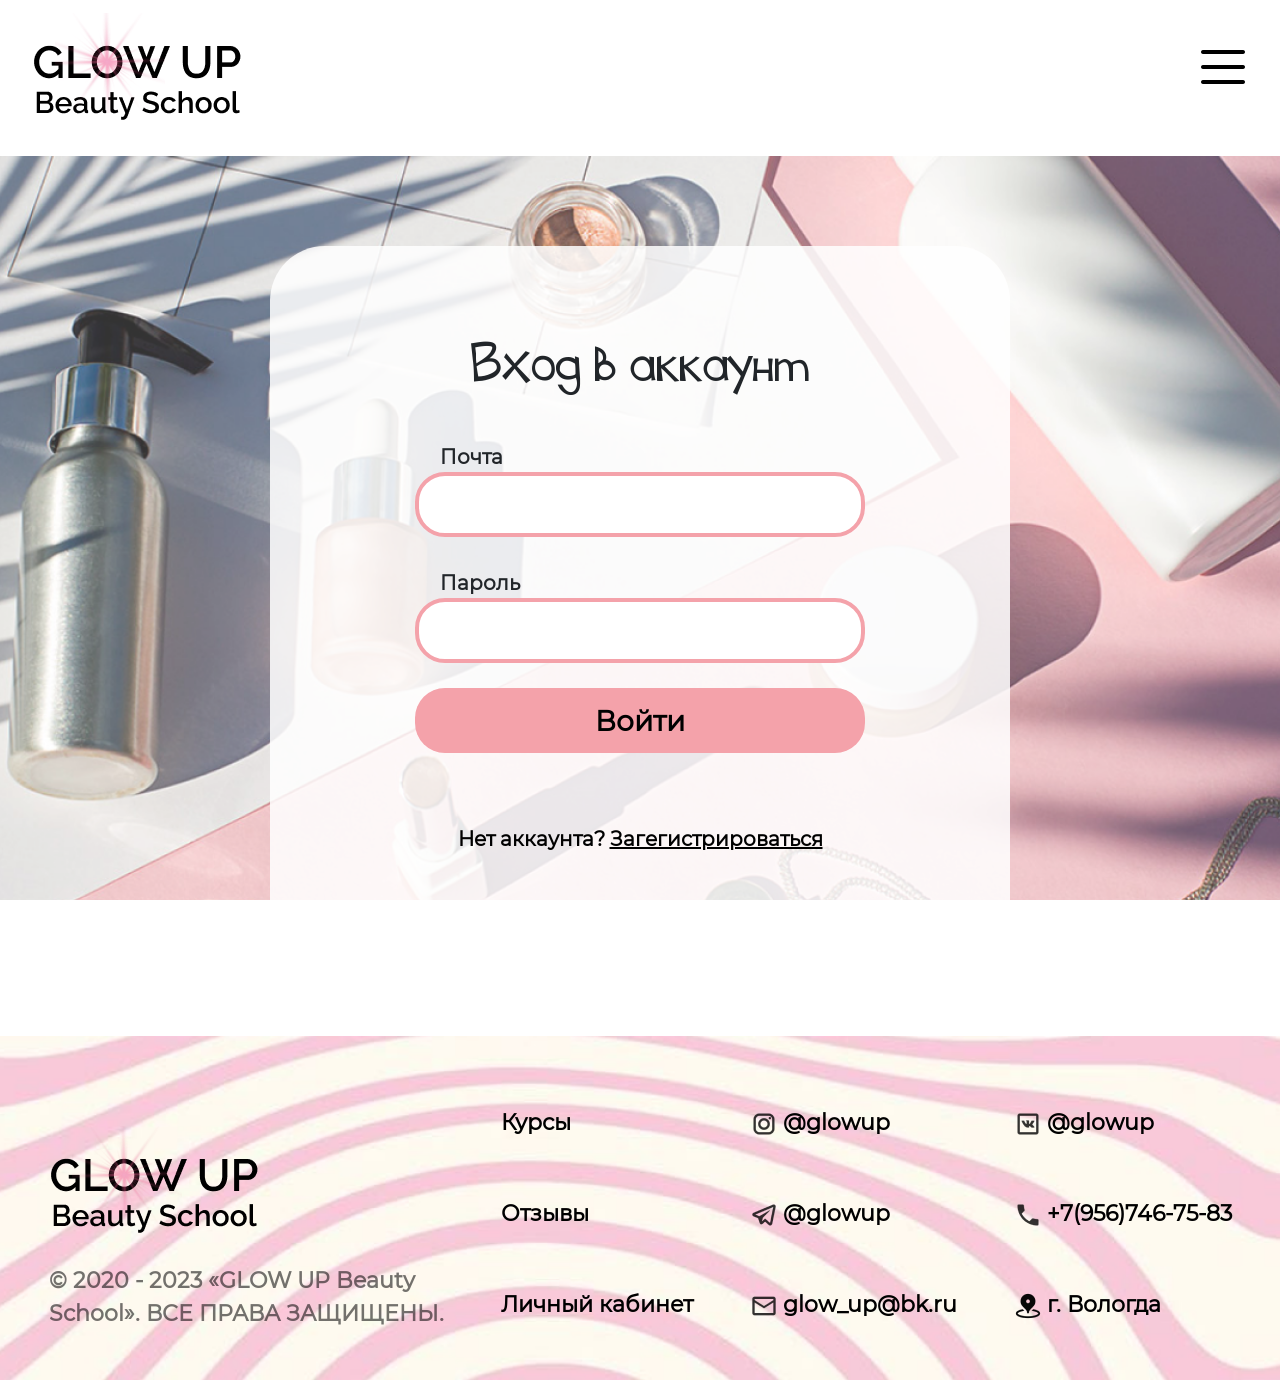
<file: entry.html>
<!DOCTYPE html>
<html lang="en">

<head>
  <meta charset="UTF-8">
  <meta name="viewport" content="width=device-width, initial-scale=1.0">
  <title>Вход в аккаунт</title>
  <link rel="stylesheet" href="style.css">
  <link href="https://cdn.jsdelivr.net/npm/bootstrap@5.3.0/dist/css/bootstrap.min.css" rel="stylesheet"
    integrity="sha384-9ndCyUaIbzAi2FUVXJi0CjmCapSmO7SnpJef0486qhLnuZ2cdeRhO02iuK6FUUVM" crossorigin="anonymous">
</head>

<body>

  <header>
    <div class="cont">
      <a href="index.html" class="logo2"><img src="img/logo.png" alt=""></a>
      <div class="nazvanie">
        <label for="burger"><img src="./img/menu.png" alt=""></label>
        <div class="menu2">
          <div class="heart1">
            <img class="img-heart" src="img/heart.png" alt="">
            <a href="catalog.html" class="navbar1">Курсы</a>
          </div>
          <div class="heart1">
            <img class="img-heart" src="img/heart.png" alt="">
            <a href="comments.html" class="navbar1">Отзывы</a>
          </div>
          <div class="heart1">
            <img class="img-heart" src="img/heart.png" alt="">
            <a href="#contacts" class="navbar1">Контакты</a>
          </div>
          <div class="heart1">
            <img class="img-heart" src="img/heart.png" alt="">
            <a href="account.html" class="navbar1">Личный кабинет</a>
          </div>
          <div class="heart1">
            <img class="img-heart" src="img/heart.png" alt="">
            <a href="entry.html" class="navbar1">Вход</a>
          </div>
        </div>
      </div>
    </div>
  </header>


  <script>
    document.querySelector('.burger').addEventListener('click', function () {
      document.querySelector('.menu2').classList.toggle('active');
    });

    document.querySelectorAll('.navbar1').forEach(item => {
      item.addEventListener('click', function () {
        document.querySelector('.menu2').classList.remove('active');
      });
    });
  </script>


  <div class="content cont-vxod">
    <div class="polya polya-vxod">
      <div class="vxod-text">Вход в аккаунт</div>
      <div class="pole2">
        <div class="text-inp">Почта</div>
        <input class="pole-inp pole-inp2" type="email">
      </div>
      <div class="pole2">
        <div class="text-inp">Пароль</div>
        <input class="pole-inp" type="password">
        <button class="btn-register">Войти</button>
      </div>
      <div class="nazv-pole rega-kn">Нет аккаунта? <a class="rega" href="registration.html">Загегистрироваться</a>
      </div>
    </div>
  </div>

  <footer class="footer" id="contacts">
    <div class="column">
      <a href="index.html"><img src="img/logo.png" alt="" class="logo"></a>
      <div class="oferta">© 2020 - 2023 «GLOW UP Beauty <br> School». ВСЕ ПРАВА ЗАЩИЩЕНЫ. </div>
    </div>
    <div class="column">
      <a class="footer-text" href="catalog.html">Курсы</a>
      <a class="footer-text" href="comments.html">Отзывы</a>
      <a class="footer-text" href="account.html">Личный кабинет</a>
    </div>
    <div class="column">
      <div class="network">
        <img class="img-net" src="img/insta.png">
        <a class="footer-text" href="#">@glowup</a>
      </div>
      <div class="network">
        <img class="img-net" src="img/telega.png">
        <a class="footer-text" href="#">@glowup</a>
      </div>
      <div class="network">
        <img class="img-net" src="img/mail.png">
        <a class="footer-text" href="#">glow_up@bk.ru</a>
      </div>
    </div>
    <div class="column">
      <div class="network">
        <img class="img-net" src="img/vk.png">
        <a class="footer-text" href="#">@glowup</a>
      </div>
      <div class="network">
        <img class="img-net" src="img/phone.png">
        <a class="footer-text" href="#">+7(956)746-75-83</a>
      </div>
      <div class="network">
        <img class="img-net" src="img/geo.png">
        <a class="footer-text" href="#">г. Вологда</a>
      </div>
    </div>
  </footer>
</body>

</html>
</file>
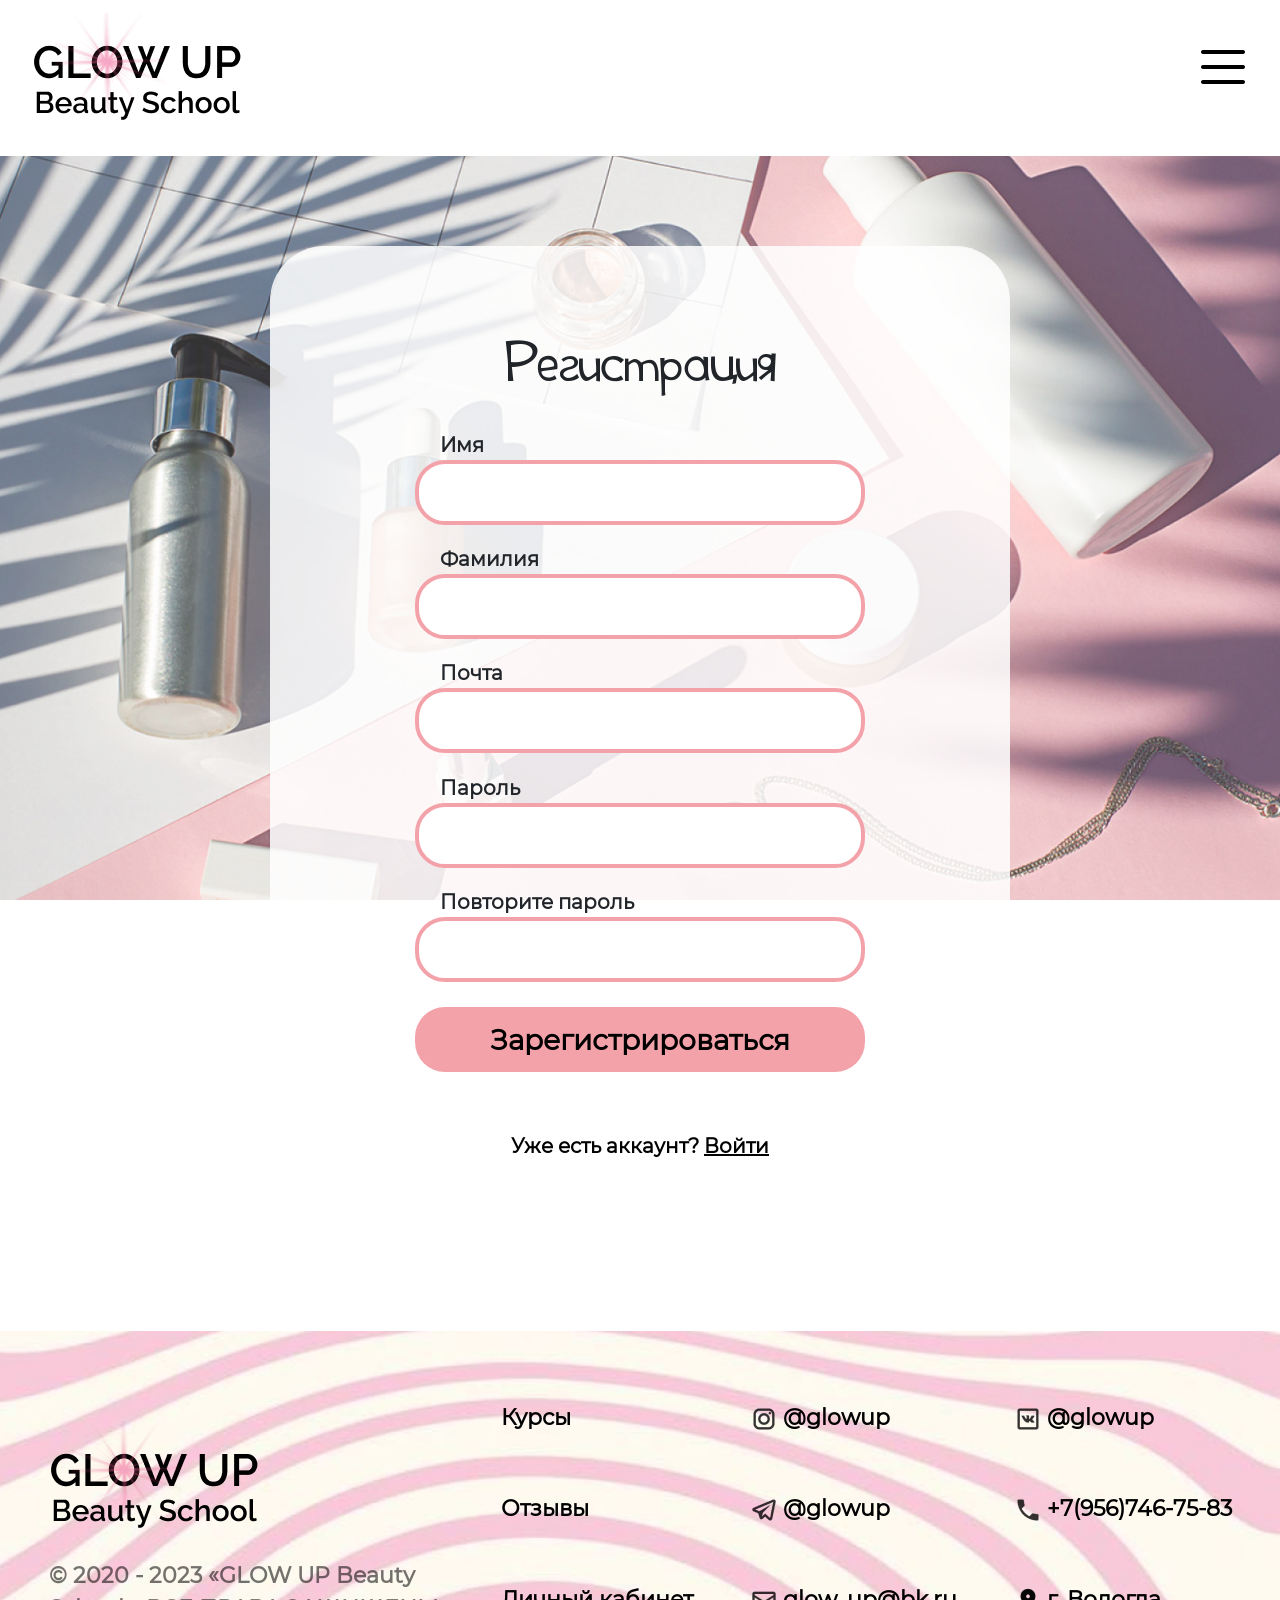
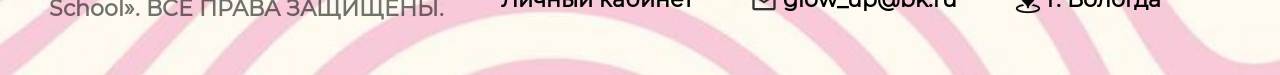
<file: registration.html>
<!DOCTYPE html>
<html lang="en">

<head>
    <meta charset="UTF-8">
    <meta name="viewport" content="width=device-width, initial-scale=1.0">
    <title>Регистрация</title>
    <link rel="stylesheet" href="style.css">
    <link href="https://cdn.jsdelivr.net/npm/bootstrap@5.3.0/dist/css/bootstrap.min.css" rel="stylesheet"
        integrity="sha384-9ndCyUaIbzAi2FUVXJi0CjmCapSmO7SnpJef0486qhLnuZ2cdeRhO02iuK6FUUVM" crossorigin="anonymous">
</head>

<body>

    <header>
        <div class="cont">
            <a href="index.html" class="logo2"><img src="img/logo.png" alt=""></a>
            <div class="nazvanie">
                <label for="burger"><img src="./img/menu.png" alt=""></label>
                <div class="menu2">
                    <div class="heart1">
                        <img class="img-heart" src="img/heart.png" alt="">
                        <a href="catalog.html" class="navbar1">Курсы</a>
                    </div>
                    <div class="heart1">
                        <img class="img-heart" src="img/heart.png" alt="">
                        <a href="comments.html" class="navbar1">Отзывы</a>
                    </div>
                    <div class="heart1">
                        <img class="img-heart" src="img/heart.png" alt="">
                        <a href="#contacts" class="navbar1">Контакты</a>
                    </div>
                    <div class="heart1">
                        <img class="img-heart" src="img/heart.png" alt="">
                        <a href="account.html" class="navbar1">Личный кабинет</a>
                    </div>
                    <div class="heart1">
                        <img class="img-heart" src="img/heart.png" alt="">
                        <a href="entry.html" class="navbar1">Вход</a>
                    </div>
                </div>
            </div>
        </div>
    </header>



    <script>
        document.querySelector('.burger').addEventListener('click', function () {
          document.querySelector('.menu2').classList.toggle('active');
        });
    
        document.querySelectorAll('.navbar1').forEach(item => {
          item.addEventListener('click', function () {
            document.querySelector('.menu2').classList.remove('active');
          });
        });
      </script>

      

    <div class="content cont-rega">
        <div class="polya polya-rega">
            <div class="vxod-text">Регистрация</div>
            <div class="pole2">
                <div class="text-inp">Имя</div>
                <input class="pole-inp pole-inp2" type="text">
            </div>
            <div class="pole2">
                <div class="text-inp">Фамилия</div>
                <input class="pole-inp pole-inp2" type="text">
            </div>
            <div class="pole2">
                <div class="text-inp">Почта</div>
                <input class="pole-inp pole-inp2" type="email">
            </div>
            <div class="pole2">
                <div class="text-inp">Пароль</div>
                <input class="pole-inp pole-inp2" type="password">
            </div>
            <div class="pole2">
                <div class="text-inp">Повторите пароль</div>
                <input class="pole-inp" type="password">
                <button class="btn-register">Зарегистрироваться</button>
            </div>
            <div class="nazv-pole rega-kn">Уже есть аккаунт? <a class="rega" href="entry.html">Войти</a></div>


        </div>
    </div>
    <footer class="footer" id="contacts">
        <div class="column">
            <a href="index.html"><img src="img/logo.png" alt="" class="logo"></a>
            <div class="oferta">© 2020 - 2023 «GLOW UP Beauty <br> School». ВСЕ ПРАВА ЗАЩИЩЕНЫ. </div>
        </div>
        <div class="column">
            <a class="footer-text" href="catalog.html">Курсы</a>
            <a class="footer-text" href="comments.html">Отзывы</a>
            <a class="footer-text" href="account.html">Личный кабинет</a>
        </div>
        <div class="column">
            <div class="network">
                <img class="img-net" src="img/insta.png">
                <a class="footer-text" href="#">@glowup</a>
            </div>
            <div class="network">
                <img class="img-net" src="img/telega.png">
                <a class="footer-text" href="#">@glowup</a>
            </div>
            <div class="network">
                <img class="img-net" src="img/mail.png">
                <a class="footer-text" href="#">glow_up@bk.ru</a>
            </div>
        </div>
        <div class="column">
            <div class="network">
                <img class="img-net" src="img/vk.png">
                <a class="footer-text" href="#">@glowup</a>
            </div>
            <div class="network">
                <img class="img-net" src="img/phone.png">
                <a class="footer-text" href="#">+7(956)746-75-83</a>
            </div>
            <div class="network">
                <img class="img-net" src="img/geo.png">
                <a class="footer-text" href="#">г. Вологда</a>
            </div>
        </div>
    </footer>
</body>

</html>
</file>
<file: style.css>
@font-face {
    font-family: Raleway;
    src: url(fonts/Raleway.ttf);
}

@font-face {
    font-family: toony_loons;
    src: url(fonts/toony_loons.ttf.otf);
}

@font-face {
    font-family: Montserrat;
    src: url(fonts/Montserrat-Regular.ttf);
}



/********************************************/
.myRemoveButton {
    position: absolute;
    color: #000000;
    cursor: pointer;
    width: 70px;
    height: 70px;
    background-color: #F4A2AA;
    font-size: 32px;
    border: 9px white solid;
    border-radius: 60px;
    font-weight: 600;
    text-align: center;
    right: 30px !important;
    top: 30px;
    outline: none;
}

/********************************************/
.myRemoveButton:hover {
    background-color: #e05c69;
}



* {
    margin: 0;
    padding: 0;
    text-decoration: none;
}

.cont {
    padding-top: 1%;
    margin: auto;
    display: flex;
    justify-content: space-around;
    align-items: center;
    width: 95%;
}

.menu2 {
    padding-top: 1%;
    display: flex;
    justify-content: space-around;
}

.heart1 {
    display: flex;
    justify-content: space-around;
    padding-left: 90px;
}

.img-heart {
    height: max-content;
    padding-top: 4px;
}

.navbar1 {
    padding-left: 5px;
    font-size: 24px;
    font-family: Montserrat;
    text-decoration: none;
    color: black;
    font-weight: 500;
    position: relative;
}

.navbar1:hover {
    text-decoration: none;
    color: #000000;
}

.navbar1::after {
    content: '';
    width: 100%;
    height: 1px;
    display: block;
    background-color: rgb(0, 0, 0);
    position: absolute;
    left: 0;
    bottom: -1px;
    transition: transform 0.3s ease;
    transform: scaleX(0);
    transform-origin: left center;
}

.navbar1:hover::after {
    transform: scaleX(1);
}

/* Стили для выпадающего меню */
.dropdown-menurr {    
    display: none;
}

/* Адаптивное меню */
.nazvanie label {
    display: none;
}

@media (max-width: 1370px) {
    .dropdown-menurr {
        display: flex;
        position: fixed;
        top: 0;
        right: -300px; /* Скрываем меню за пределами экрана */
        width: 300px;
        height: 100%;
        background-color: #fff;
        box-shadow: -2px 0 5px rgba(0, 0, 0, 0.5);
        overflow-y: auto;
        transition: right 0.3s ease;
        flex-direction: column;
        padding: 20px;
        z-index: 1000; /* Добавляем z-index для меню */
    }
    .dropdown-menurr .heart1 {
        padding-left: 0;
        margin-bottom: 20px;
    }
    
    .dropdown-menurr .heart1:last-child {
        margin-bottom: 0;
    }
    /* Показ меню при активации */
    .show-menu {
        right: 0;
    }
    
    .nazvanie label {
        display: inline-block;
    }

    .menu2 {
        display: none;
    }

    .cont {
        justify-content: space-between;
    }
}



/* Показ меню при активации */

@media (max-width: 1470px) {
    .navbar1 {
        font-size: 20px;
    }
} 



.slider-image {
    display: none;
    opacity: 0; 
    transition: opacity 0.3s;
}

.slider-image.active {
    display: block;
    opacity: 1;
}

.offer {
    display: flex;
    justify-content: space-between;
    margin-top: 40px;
}

.text-offer {
    width: 50%;
    text-align: center;
}

.img-offer {
    right: 0px;
}

.text-offer1 {
    font-family: toony_loons;
    font-size: 75px;
    margin-top: 90px;
    font-weight: 550;
}

.text-offer2 {
    font-family: Montserrat;
    font-size: 28px;
    margin-top: 20px;
    font-weight: 550;
}

.btn-offer {
    font-family: Montserrat;
    font-weight: 550;
    width: 380px;
    height: 95px;
    color: black;
    background-color: #F4A2AA;
    font-size: 40px;
    margin-top: 110px;
    border-radius: 60px;
    border: none;
    font-weight: 600;
}

.btn-offer:hover {
    background-color: #e05c69;
;
}

.btn-offer-a {
    color: #000;
    text-decoration: none;
}

.btn-offer-a:hover {
    color: #000;
    text-decoration: none;
}


.slider-dots {
    text-align: center;
}

@media (max-width: 1024px) {
    .img-offer {
        width: 100%;
    }
    .logo2>img {
        width: 150px;
    }
}

@media (max-width: 1400px) {
    .img-offer {
        display: none;
    }

    .offer {
        background: url(img/offer.png) no-repeat center center;
        background-size: cover;
        width: 100% !important;
        height: 100%;
        object-fit: cover;
    }

    .text-offer {
        width: 100%;
        text-align: center;
        margin: 8%;

    }
    .text-offer1 {
        font-size: 60px;
        margin-top: 30px;
    }
    .text-offer2 {
        font-size: 22px;
    }

    .btn-offer {
        margin-top: 5px;
        margin-bottom: 5%;
    }
    .btn-offer {
        width: 300px;
        height: 70px;
        font-size: 30px;
        margin-top: 25px;
    }
}



.c-for,
.c-learn {
    margin-top: 74px;
}

.c-learn {
    background: url(img/bg4.png) no-repeat center center;
    background-size: cover;
    width: 100% !important;
    height: 100%;
    object-fit: cover;
    background-attachment: fixed;
    padding-top: 15px;
    padding-left: 10%;
    padding-right: 10%;
}

.for-whom {
    text-align: left;
    margin: 0 auto;
    color: #000;

}

.zag {
    font-family: toony_loons;
    font-size: 48px;
    font-weight: 550;
    margin-top: 20px;
    margin-bottom: 65px;
    text-align: center;
}

.for-whom__block>h5 {
    font-size: 32px;
    margin-top: 25px;
    font-weight: 700;
}

.for-whom__block>h6 {
    font-size: 20px;
    margin-top: 15px;
    font-weight: 500;
}

.for-whom__blocks {
    display: flex;
    justify-content: space-around;
    font-family: Montserrat;
}

.for-whom__block {
    width: 380px !important;
    flex: none !important;
}
@media (max-width: 1024px) {
    .zag {
        font-size: 42px;
        margin-top: 15px;
        margin-bottom: 20px;
    }
    .for-whom__block {
        text-align: center;
    }
    .for-whom__block>h5 {
        font-size: 32px;
        margin-top: 25px;
        font-weight: 700;
    }
}




.learn__block {
    width: 380px !important;
    flex: none !important;
    margin-bottom: 80px;
}
.learn__block > h5 {
    font-weight: 600;
}

.learn-img {
    margin-bottom: 15px;
}



.c-popular {
    padding-top: 15px;
    display: flex;
    flex-direction: column;
    align-items: center;
    text-align: center;
}

.popular__blocks, .popular__blocks2 {
    text-align: center;
    width: 75%;
    display: flex;
    align-items: center;
    justify-content: space-around;
    font-family: Montserrat;
    font-size: 32px;
    font-weight: 600;
}

.popular__blocks2 {
    margin-bottom: 70px;
}

.popular__block {
    display: flex;
    flex-direction: column;
}

.cards-course {
    padding-top: 15px;
    margin-left: 140px;
    margin-right: 140px;
    display: flex;
    flex-wrap: wrap;
    justify-content: center;
    text-align: center;
    align-items: center;
    font-family: Raleway;
    font-size: 32px;
    font-weight: 600;
}

.card-course {
    display: flex;
    flex-direction: column;
    align-items: center;
    justify-content: center;
    position: relative;
    margin-left: 40px;
    margin-right: 40px;
    margin-bottom: 70px;
}

.photo-doc {
    position: relative;
    cursor: pointer;
}

.photo-c {
    position: absolute;
    transition: opacity 0.5s;
    opacity: 0;
    z-index: 1;
    top: 0;
    left: 0;
}

.description {
    position: absolute;
    top: 50%;
    left: 28%;
    transform: translate(-20%, -50%);
    color: black;
    opacity: 0;
    transition: opacity 0.5s;
    z-index: 3;
    margin: 0 auto;
    font-family: Montserrat;
    font-size: 20px;
    text-align: left;
    pointer-events: none;
    user-select: none;
}

.card-course:hover .photo-c {
    opacity: 1;
}

.card-course:hover .description {
    opacity: 1;
}

.popular-img {
    max-width: 100%;
    height: auto;
}

@media (max-width: 1070px) {
    .popular__blocks, .popular__blocks2 {
        flex-direction: column;
        margin-bottom: 0px;
    }
    .popular__blocks {
        width: 100%;
    }
    .popular__block {
        margin-bottom: 20px;
        margin-top: 20px;
    }
    .learn__block {
        display: flex;
    }
    .learn-img {
        width: 40px;
        height: 40px;
        margin-right: 20px;
    }
    .zag2 {
        font-size: 28px;
    }
}
@media (max-width: 1435px) {
    .popular__blocks {
        width: 100%;
    }
}

.popular-btn {
    width: 355px;
    height: 65px;
    margin-top: 20px;
    background-color: white;
    border-radius: 30px;
    border: 3px solid #F4A2AA;
    font-size: 28px;
}

.popular-btn:hover {
    background-color: #e05c69;
;
}

.zag2 {
    font-family: toony_loons;
    font-size: 32px;
    font-weight: 550;
    color: #000;
    margin-top: 35px;
}




.btn-up {
    position: fixed;
    background-color: #F4A2AA;
    right: 50px;
    bottom: 30px;
    border-radius: 30px;
    cursor: pointer;
    display: flex;
    align-items: center;
    justify-content: center;
    width: 65px;
    height: 65px;
    border: 2px solid;
    border-color: white;
}

.btn-up::before {
    content: "";
    width: 45px;
    height: 45px;
    background: transparent no-repeat center center;
    background-size: 100% 100%;
    background-image: url("data:image/svg+xml,%3Csvg xmlns='http://www.w3.org/2000/svg' width='16' height='16' fill='%23fff' viewBox='0 0 16 16'%3E%3Cpath fill-rule='evenodd' d='M7.646 4.646a.5.5 0 0 1 .708 0l6 6a.5.5 0 0 1-.708.708L8 5.707l-5.646 5.647a.5.5 0 0 1-.708-.708l6-6z'/%3E%3C/svg%3E");
}

@media all and (max-width: 1200px) {
    .btn-up::before {
        width: 30px;
        height: 30px;
    }

    .btn-up {
        width: 35px;
        height: 35px;
    }
}


.btn-up_hide {
    display: none;
}

@media (hover: hover) and (pointer: fine) {
    .btn-up:hover {
        background-color: #e05c69;
    }
}

/* СТРАНИЦА АВТОРА */
.author {
    background: url(img/bg-author.png) no-repeat center center;
    margin: 0 !important;
    background-size: cover;
    margin-bottom: 65px;
}
.zag-aurhor {
    font-family: toony_loons;
    font-size: 48px;
    font-weight: 550;
    padding-top: 40px;
    text-align: center;
}
.author-blocks {
    display: flex;
    justify-content: space-around;
    align-items: center;
}
.author-block1 {
    padding-left: 100px;
    font-family: Montserrat;
    padding-top: 30px;
    padding-bottom: 60px;
}
.name-author {
    font-size: 36px;
    font-weight: 600;
    padding-bottom: 15px;
}
.infa-author {
    font-size: 20px;
    font-weight: 550;
}
.author-block {
    padding-right: 100px;
}
@media (max-width: 1350px) {
    .author-block {
        padding-right: 50px;
    }
    .author-block1 {
        padding-left: 50px;
    }
    .img-author {
        width: 510px;
    }
}
@media (max-width: 1000px) {
    .author-blocks {
        align-items: end;
    }
    .author-block {
        padding-right: 50px;
    }
    .author-block1 {
        padding-left: 50px;
        padding-right: 50px;
        background-color: #fbdee19f;
        padding-bottom: 30px;
    }
    .img-author {
        width: 510px;
    }
    .author-block {
        position: absolute;
        right: 0;
        padding-right: 0px;
    }
    .author-block1 {
        z-index: 1;
    }
    .zag-aurhor {
        font-size: 42px;
    }
}
@media (max-width: 500px) {
    .author-block {
        position: relative;
        text-align: center;
    }
    .author-block1 {
        padding-bottom: 15px;
    }
    .img-author {
        width: 250px;
    }
    .author-blocks {
        display: block;
        margin-bottom: 15px;
    }
    .zag-aurhor {
        font-size: 42px;
    }
    .name-author {
        font-size: 32px;
        font-weight: 550;
        padding-bottom: 15px;
    }
    .infa-author {
        font-size: 20px;
        font-weight: 550;
    }
}

.c-obuch {
    background: url(img/bg3.png) no-repeat center center;
    background-size: cover;
    width: 100% !important;
    height: 100%;
    object-fit: cover;
    background-attachment: fixed;
}

.screen {
    padding: 20px;
    margin: 0 auto;
    max-width: 1400px;
    /* Ограничиваем ширину блока */
}

.content2 {
    display: flex;
    justify-content: space-around;
    margin-top: 20px;
}

.img-obuch {
    width: 400px;
    /* Задаем максимальную ширину для изображения */
    margin: auto;
}

.text {
    width: 1000px;
    margin-left: 130px;
}

.obuch {
    display: flex;

}

.obuch-num {
    margin-bottom: 20px;
    font-size: 80px;
    font-family: toony_loons;
    font-weight: 5000;
    color: #3f3f3f;

    /* Задаем фиксированную ширину для цифр */
}

.obuch-text {
    margin-left: 40px;
}

.obuch-title {
    margin-top: 20px;
    font-weight: bold;
    font-family: Montserrat;
    font-size: 32px;
    font-weight: 500;
}

p {
    margin-top: 10px;
    font-family: Montserrat;
    font-size: 20px;
}

/* Медиа-запрос для планшета */
@media (max-width: 950px) {
    .content {
        flex-direction: row;
    }

    .text {
        margin-left: 5px;
    }
}

/* Медиа-запрос для мобильных устройств */
@media (max-width: 785px) {
    .text {
        margin-left: 20px;
        margin-right: 20px;
    }

    .img-obuch {
        display: none;
    }
    .screen {
        padding: 0px;
        margin: 0 auto;
        max-width: 576px;
        /* Ограничиваем ширину блока */
    }

    .obuch-num {
        font-size: 40px;
        margin-top: 15px;
        margin-left: 5px;
        /* Уменьшаем размер цифр на мобильных устройствах */
    }
    .obuch {
        margin-left: 0px;
    }
}



.c-photo {
    text-align: center;
}

.slider {
    margin: 0 auto;
    overflow: hidden;
}

.slides-container {
    display: flex;
    transition: transform 0.5s ease;
    width: 100%;
}

.slide {
    margin-right: 10px;

}

.controls {
    text-align: center;
    margin-top: 2%;
    margin-bottom: 2%;
}

.back {
    margin-right: 50px;
    border: none;
    background-color: white;
}

.next {
    margin-left: 50px;
    border: none;
    background-color: white;
}



.c-motiv {
    display: flex;
    flex-wrap: wrap;
    justify-content: space-around;
    padding: 75px;
    background: url(img/bg5.png) no-repeat center center;
    background-size: cover;
    width: 100% !important;
    height: 100%;
    object-fit: cover;
}

.text-motiv {
    text-align: center;
    font-family: Montserrat;
    font-size: 40px;
    font-weight: 500;
    font-style: italic;
}
@media (max-width: 576px) {
    .text-motiv {
        font-size: 30px;
    }
}

.footer {
    display: flex;
    flex-wrap: wrap;
    justify-content: space-around;
    padding: 20px;
    background: url(img/bg_footer.png) no-repeat center center;
    background-size: cover;
    width: 100% !important;
    height: 100%;
    object-fit: cover;
}

.column, .columnn {
    display: grid;
    margin-top: 30px;
    font-family: Montserrat;
    font-size: 22px;
    font-weight: 600;
}

.column-menu {
    text-align: center;
}

.logo {
    margin-top: 40px;
    text-align: left;
}

.oferta {
    color: rgba(0, 0, 0, 0.55);
    text-align: left;
    margin-top: 30px;
    margin-bottom: 30px;
}

.footer-text {
    text-decoration: none;
    color: #000;
    margin-top: 20px;
    position: relative;
}

.footer-text:hover {
    text-decoration: none;
    color: #000000;
}

.footer-text::after {
    content: '';
    width: 100%;
    height: 1px;
    display: block;
    background-color: rgb(0, 0, 0);
    position: absolute;
    left: 0;
    bottom: 40px;
    transition: transform 0.3s ease;
    transform: scaleX(0);
    transform-origin: left center;
}

.footer-text:hover::after {
    transform: scaleX(1);
}

.network {
    display: flex;
    text-decoration: none;
}

.img-net {
    height: max-content;
    padding-top: 4px;
    margin-top: 20px;
    margin-right: 5px;
}

@media screen and (max-width: 1050px) {    
    .column {
        display: flex;
        justify-content: space-around;
        align-items: center;
    }
    .logo {
        margin-top: 0;

        padding-right: 15px;
    }
    .oferta {
        font-size: 18px;

    }
    .footer {
        flex-direction: column;
        align-items: stretch;
        text-align: center;
    }

    .columnn {
        display: flex;
        justify-content: space-around;
    }
    .network > .footer-text {
        display: none;
    }
    .img-net {
        width: 40px;
    }
}
@media screen and (max-width: 450px) {    
    .column {
        display: flex;
        flex-direction: column;
    }
    .logo {
        padding-right: 0px;
    }
    .oferta {
        display: none;
    }
    .footer {
        flex-direction: column;
        text-align: center;
    }

    .columnn {
        display: flex;
        justify-content: space-around;
    }
    .network > .footer-text {
        display: none;
    }
    .img-net {
        width: 40px;
    }
}



/* ВХОД И РЕГИСТРАЦИЯ  */

.cont-vxod {
    background: url(img/bg1.png) no-repeat center center;
}

.cont-rega {
    background: url(img/bg2.png) no-repeat center center;
}

.content {
    background-size: cover;
    width: 100% !important;
    height: 100%;
    object-fit: cover;
    background-attachment: fixed;
    margin-top: 35px;
    padding: 10px 100px 80px;

}

.polya {
    border-radius: 55px;
    background-color: rgb(255, 255, 255, 0.85);
    margin: auto;
    margin-top: 80px;
    text-align: center;
    padding-bottom: 80px;
    padding-top: 15px;
    display: grid;
    font-weight: 600;

}

.polya-vxod {
    width: 740px;
    height: 710px;
}

.polya-rega {
    width: 740px;
    height: 1005px;
}

.vxod-text {
    font-family: toony_loons;
    font-size: 55px;
    font-weight: 550;
    margin-bottom: 17px;
    margin-top: 60px;
    text-align: center;
}

.pole {
    display: grid;
}

.text-inp {
    text-align: left;
    font-size: 20px;
    font-family: Montserrat;
    margin-left: 23%;
}

.pole-inp {
    width: 450px;
    height: 65px;
    background-color: white;
    border-radius: 30px;
    border: 4px solid #F4A2AA;
    padding-left: 10px;
    font-size: 20px;
    font-family: Montserrat;
    margin: auto;
}

.pole-inp2 {
    margin-bottom: 10px;
}

.nazv-pole {
    font-size: 20px;
    font-family: Montserrat;
    margin: auto;
    text-decoration: none;
    color: #000;
}

.btn-register {
    width: 450px;
    height: 65px;
    background-color: #F4A2AA;
    border-radius: 30px;
    border: none;
    margin: auto;
    font-size: 28px;
    font-family: Montserrat;
    font-weight: 600;
    margin-top: 25px;
}

.pass {
    margin-top: 15px;
    color: rgba(0, 0, 0, 0.6);
}

.rega-kn {
    margin-top: 50px;
}

.rega {
    color: #000;
}


.modal1 {
    position: fixed;
    z-index: 1;
    left: 50%;
    top: 50%;
    transform: translate(-50%, -50%);
    background-size: cover;
    background: url(img/card-modal.png) no-repeat center;
    width: 70%;
    max-width: 600px;
    padding: 20px;
    border: 1px solid #888;
    border-radius: 55px;
}

.modal-content1 {
    background-color: rgba(255, 255, 255, 0.8);
    padding: 40px;
    text-align: center;
    font-weight: 500;
}

.close {
    color: #000;
    position: absolute;
    top: 10px;
    right: 10px;
    font-size: 28px;
    cursor: pointer;
}

.modal-btn {
    background-color: transparent;
    cursor: pointer;
    width: 350px;
    height: 70px;
    background-color: #F4A2AA;
    font-size: 28px;
    border-radius: 60px;
    border: none;
    font-weight: 500;
    text-align: center;
    margin-top: 40px;

}

.modal-btn:hover {
    background-color: #e05c69;
    text-decoration: none;
}

.register-link {
    text-decoration: none;
    color: #000;
}

.register-link:hover {
    text-decoration: none;
    color: #000;
}




/* АДАПТИВ ТЕЛЕФОН И ПЛАНШЕТ */

@media screen and (max-width: 1024px) {
    .polia-vxod {
        width: 500px;
    }

    .polya-rega {
        width: 500px;
    }

    .pole-inp {
        width: 350px;
    }

    .btn-register {
        width: 350px;
    }
}

@media screen and (max-width: 620px) {
    .cont-rega {
        background-size: cover;
        background-attachment: scroll;
        padding: 10px;
    }

    .cont-vxod {
        background-size: cover;
        background-attachment: scroll;
        padding: 10px;
    }

    .polya {
        width: 100%;
        height: auto;
        margin-top: 20px;
    }

    .vxod-text {
        font-size: 40px;
        margin-bottom: 10px;
        margin-top: 30px;
    }

    .text-inp {
        margin-left: 10%;
    }

    .pole-inp {
        width: 90%;
        margin: 10px auto;
    }

    .btn-register {
        width: 90%;
        font-size: 23px;
    }

    .pass {
        margin-top: 10px;
    }

    .rega-kn {
        margin-top: 30px;
    }
}

/* СТРАНИЦА ОТЗЫВОВ */

.comment {
    background: url(img/bg_comments.png) no-repeat center center;
    background-size: cover;
    width: 100% !important;
    height: 100%;
    object-fit: cover;
    text-align: center;
    padding-bottom: 150px;
    padding-top: 40px;
    margin-top: 35px;
}

.comment-text {
    font-family: toony_loons;
    font-size: 80px;
    font-weight: 550;
    color: #000;
}

.reviews {
    display: flex;
    /* Используем flexbox для управления расположением элементов внутри блока */
    flex-direction: column;
    /* Располагаем элементы вертикально */
    justify-content: space-between;
    /* Выравниваем элементы по центру по вертикали */
    align-items: center;
    /* Выравниваем элементы по центру по горизонтали */
}

.review {
    display: none;
    width: 1096px;
    min-height: 185px;
    background-color: #FDECEE;
    border-radius: 65px;
    text-align: left;
    margin-bottom: 33px;
}

.name {
    font-family: Montserrat;
    font-weight: 550;
    font-size: 24px;
    color: black;
    padding-top: 25px;
    padding-left: 50px;
}

.date {
    font-family: Montserrat;
    font-weight: 400;
    font-size: 20px;
    color: black;
    color: black;
    padding-top: 0;
    padding-left: 50px;
}

.otzyv {
    font-family: Montserrat;
    font-weight: 550;
    font-size: 24px;
    color: black;
    padding-top: 15px;
    padding-left: 50px;
    padding-bottom: 15px;
    padding-right: 50px;
}

.show {
    display: block;
}

.show-more-btn {
    font-family: Montserrat;
    font-weight: 550;
    width: 380px;
    height: 70px;
    color: black;
    background-color: #F4A2AA;
    font-size: 36px;
    border-radius: 60px;
    border: none;
    font-weight: 600;
    text-align: center;
    margin: 38px auto;
}

.show-more-btn:hover {
    background-color: #e05c69;
;
}

.reviews {
    display: flex;
    flex-direction: column;
    align-items: center;
}

/* Медиазапрос для планшета */
@media screen and (max-width: 767px) {
    .review {
        width: 70%;
        /* Уменьшаем ширину отзыва на планшете */
    }

    .show-more-btn {
        width: 80%;
        /* Уменьшаем ширину кнопки на планшете */
    }
}

/* Медиазапрос для телефона */
@media screen and (max-width: 480px) {
    .review {
        width: 90%;
        /* Уменьшаем ширину отзыва на телефоне */
    }

    .show-more-btn {
        width: 90%;
        /* Уменьшаем ширину кнопки на телефоне */
    }

    .name {
        font-size: 20px;
    }

    .date {
        font-size: 16px;
    }

    .otzyv {
        font-size: 20px;
    }

    .comment {
        padding-bottom: 20px;
    }
    .comment-text {
        font-size: 60px;
    }
}


/* СТРАНИЦА ЛИЧНОГО КАБИНЕТА */

.account {
    display: flex;
    justify-content: space-around;
    font-family: Montserrat;
    font-weight: 600;
    color: #000;
    padding: 0 150px;
    margin-bottom: 30px;
}

.profile {
    width: 30%;
    padding: 10px;
    background-color: #FBDEE1;
    border-radius: 55px;
    width: 510px;
    text-align: center;
}

.name-girl {
    padding-top: 45px;
    padding-left: 45px;
    padding-right: 45px;
}

.name-girl {
    display: flex;
    justify-content: space-around;
    text-align: center;
    align-items: center;
}

.name-girl-text {
    align-items: center;
    font-size: 36px;
    display: inline;
    text-align: left;
    word-break: break-all;
}

.text-acc {
    padding-left: 50px;
    font-size: 24px;
    text-align: left;
}

.zag-acc {
    padding-top: 50px;
}

.acc-btn {
    width: 280px;
    height: 50px;
    background-color: #F4A2AA;
    font-size: 32px;
    border-radius: 60px;
    border: none;
    font-weight: 600;
    text-align: center;
    margin-top: 80px;
    margin-bottom: 30px;
}

.acc-btn:hover {
    background-color: #e05c69;
;
}

.izma {
    color: #000;
    text-decoration: none;
}

.izma:hover {
    color: #000;
    text-decoration: none;
}

.courses {
    font-family: Montserrat;
    text-align: center;
    display: flex;
    /* Используем flexbox для управления расположением элементов внутри блока */
    flex-direction: column;
    /* Располагаем элементы вертикально */
    justify-content: flex-start;
    /* Выравниваем элементы по центру по вертикали */
    align-items: center;
    /* Выравниваем элементы по центру по горизонтали */
    margin-bottom: 25px;
    min-width: 510px;
}

.course {
    display: none;
}

.my-courses {
    font-size: 36px;
    text-align: center;
}

.course-card {
    background: url(img/card.png);
    position: relative;
    width: 797px;
    height: 350px;
    border-radius: 55px;
    display: flex;
    margin-bottom: 8px;
}
.course-photo {
    width: 268px;
    border-radius: 55px;
}
.course-nazv {
    margin-top: 21px;
    font-size: 32px;
    font-weight: 600;
    margin-left: 25px;
    text-align: left;
}

.course-btn {
    position: absolute;
    color: #000000;
    cursor: pointer;
    width: 300px;
    height: 70px;
    background-color: #F4A2AA;
    font-size: 32px;
    border: 9px white solid;
    border-radius: 60px;
    font-weight: 600;
    text-align: center;
    margin-top: 170px;
    right: 40px !important;
    bottom: 30px;
    outline: none;
    /* Убирает обводку при фокусе */

}

.course-btn:hover {
    background-color: #e05c69;
;
}
.girl-img {
    margin-right: 15px;
}
.show-more-btn2 {
    font-family: Montserrat;
    font-weight: 550;
    width: 380px;
    height: 70px;
    color: black;
    background-color: #F4A2AA;
    font-size: 36px;
    border-radius: 60px;
    border: none;
    font-weight: 600;
    margin: 38px auto;
}

.show-more-btn2:hover {
    background-color: #e05c69;
;
}

@media (max-width: 1650px) {
    .account {
        padding: 0 100px;

    }
}
@media (max-width: 1550px) {
    .account {
        padding: 0 50px;
    }
}
@media (max-width: 1450px) {
    .course-card {
        width: 700px;
        height: 307px;
    }
    .course-photo {
        width: 237px;
    }
}
@media (max-width: 1350px) {
    .account {
        padding: 0 25px;
    }
}
@media (max-width: 1270px) {
    .course-card {
        width: 600px;
        height: 264px;
        background-size: cover;
    }
    .course-photo {
        width: 203px;
    }
    .account {
        padding: 0 25px;
    }
    .profile {
        padding: 15px;
        width: 400px;
        text-align: center;
    }
    .name-girl {
        padding-top: 40px;
        padding-left: 0px;
        padding-right: 0px;
    }
    .course-nazv {
        margin-top: 21px;
        font-size: 28px;
        font-weight: 600;
    }
    
    .course-btn {
        position: absolute;
        color: #000000;
        cursor: pointer;
        width: 300px;
        height: 70px;
        background-color: #F4A2AA;
        font-size: 32px;
        border: 9px white solid;
        border-radius: 60px;
        font-weight: 600;
        text-align: center;
        margin-top: 170px;
        right: 40px !important;
        bottom: 30px;
        outline: none;
        /* Убирает обводку при фокусе */
    }
    .text-acc {
        padding-left: 15px;
        margin: auto;
        font-size: 22px;
        text-align: left;
    }
    .zag-acc {
        padding-top: 35px;
    }
    
}

@media (max-width: 1100px) {
    .course-card {
        width: 500px;
        height: 220px;
    }
    .course-photo {
        width: 172px;
    }
    .course-nazv {
        font-size: 24px;
    }
    .myRemoveButton {
        width: 50px;
        height: 50px;
        border: 2px white solid;
    }
    .course-btn {
        width: 200px;
        height: 50px;
        font-size: 24px;
        border: 2px white solid;
    }
    .show-more-btn2 {
        width: 300px;
        height: 70px;
        font-size: 32px;
    }

}
@media (max-width: 960px) {
    .courses {
        margin-top: 20px;
    }
    .comment {
        padding-bottom: 10px;
    }
    .account {
        display: flex;
        margin: auto;
        flex-direction: column;
    }
    .profile {
        display: block;
        margin: 0 auto;
        text-align: center;
        width: 500px;
    }
    .course-card {
        width: 500px;
        height: 220px;
    }
    .course-photo {
        width: 172px;
    }
    .course-nazv {
        font-size: 24px;
    }
}
@media (max-width: 550px) {
    .courses {
        min-width: 0;
    }
    .comment-text {
        font-size: 44px;
    }
    .name-girl-text {
        font-size: 28px;
    }
    .girl-img {
        width: 100px;
        margin-right: 7px;
    }
    .acc-btn {
        margin-top: 40px;
        font-size: 28px;
    }
    .account {
        padding: 0 5px;
    }
    .profile {
        display: block;
        margin: 0 auto;
        text-align: center;
        width: 400px;
    }
    .course-card {
        width: 400px;
        height: 220px;
    }
    .course-photo {
        display: none;
    }
}




/* СТРАНИЦА 404 */
.error-text {
    margin-top: 100px;
}

.error {
    font-family: toony_loons;
    text-align: center;
}

.fourzerofour {
    font-size: 350px;
}

.yps {
    font-size: 36px;
}

.btn-error {
    font-family: Montserrat;
    font-weight: 550;
    width: 380px;
    height: 95px;
    color: black;
    background-color: #F4A2AA;
    font-size: 40px;
    border-radius: 60px;
    border: none;
    font-weight: 600;
    text-align: center;
    margin-top: 47px;
    margin-bottom: 120px;
}

.btn-error:hover {
    background-color: #e05c69;
;
}

.btn-error-a {
    color: #000;
    text-decoration: none;
}

.btn-error-a:hover {
    color: #000;
    text-decoration: none;
}



/* СТРАНИЦА КУРСА */
.course-cont {
    text-align: center;
    align-items: center;
}

.zag-course {
    font-family: toony_loons;
    font-size: 80px;
    font-weight: 550;
    color: #000;
    margin-bottom: 0px;
}

.course-block {
    background-color: #F9D0D4;
    filter: drop-shadow(0px 4px 20px #858585);
    display: flex;
    justify-content: space-between;
    margin-top: 50px;
    margin-left: 220px;
    margin-right: 220px;
    border-radius: 50px;
    padding: 85px;
}

.infa-course {
    text-align: left;
    font-family: Montserrat;
}

.nazv-course {
    font-size: 48px;
    font-weight: 550;
}

.onisan-course {
    font-size: 24px;
    margin-top: 25px;
    font-weight: 500;
}

.btn-course {
    bottom: 83px;
    position: absolute;
    background-color: white;
    border-radius: 30px;
    border: 3px solid #F4A2AA;
    filter: drop-shadow(0px 4px 4px #00000025);
    color: black;
    text-decoration: none;
    width: 390px;
    height: 65px;
    font-family: Montserrat;
    font-size: 32px;
}

.btn-course>a {
    font-weight: 500;
    color: black;
    text-decoration: none;
}

.course-img {
    filter: drop-shadow(0px 4px 4px #00000025);
    border: 5px solid white;
    border-radius: 55px;
}

.willbe {
    background: url(img/bg-wilbe.png) center center no-repeat;
    background-size: cover;
    padding-top: 95px;
    padding-bottom: 95px;
}

.zag-willbe,
.zag-program {
    font-weight: 500;
    padding-left: 260px;
    padding-bottom: 25px;
    font-size: 32px;
    font-family: Montserrat;
}

.text-willbe {
    background-color: white;
    margin-left: 220px;
    margin-right: 220px;
    padding: 75px;
    filter: drop-shadow(0px 4px 70px #F4A2AA);
    border-radius: 20px;
    font-size: 24px;
    font-family: Montserrat;
    font-weight: 500;
}

.program-cont {
    text-align: center;
}

.zag-program {
    padding-top: 95px;
    text-align: left;
}

.lesson, .lesson2 {
    background-color: #fff;
    margin-left: 220px;
    margin-right: 220px;
    filter: drop-shadow(0px 4px 7px #757575);
    border-radius: 20px;
    padding: 20px 30px;
    font-size: 28px;
    text-align: left;
    margin-bottom: 60px;
    color: #000;
    font-family: Montserrat;
    text-decoration: none;
}

.lesson:hover {
    filter: drop-shadow(0px 4px 15px #757575);
}

.lesson-a, .lesson-a2 {
    color: #000;
    font-family: Montserrat;
    text-decoration: none;
}

.lesson-num {
    font-weight: 550;
    text-decoration: underline;
}

.lesson-nazv {
    font-weight: 550;
    margin-top: 22px;
}

.lesson-opisan {
    font-size: 24px;
    margin-top: 22px;
}

.show-more-btn3 {
    font-family: Montserrat;
    font-weight: 550;
    width: 380px;
    height: 70px;
    color: black;
    background-color: #F4A2AA;
    font-size: 36px;
    border-radius: 60px;
    border: none;
    font-weight: 600;
    margin: 0 auto;
    margin-bottom: 40px;
}

.show-more-btn3:hover {
    background-color: #e05c69;
;
}

.course-btn-a {
    color: #000;
    text-decoration: none;
}

.course-btn-a:hover {
    color: #000;
    text-decoration: none;
}
@media screen and (max-width: 1575px) {
    .nazv-course {
        font-size: 42px;
    }
    .onisan-course {
        font-size: 22px;
    }

    .btn-course {
        font-size: 26px;
        position: static;
    }
    .course-img {
        display: flex;
        align-items: center;
        width: 280px;
        height: 381px;
    }

    .willbe {
        padding-top: 25px;
        padding-bottom: 25px;
    }

    .zag-willbe,
    .zag-program {
        padding-left: 15px;
        padding-bottom: 25px;
        font-size: 24px;
    }

    .text-willbe {
        margin-left: 15px;
        margin-right: 15px;
        padding: 15px;
        font-size: 20px;
    }

    .zag-program {
        padding-top: 30px;
    }

    .lesson,
    .lesson2 {
        margin-left: 15px;
        margin-right: 15px;
        padding: 15px 15px;
        font-size: 22px;
        margin-bottom: 30px;
    }

    .lesson-nazv {
        margin-top: 10px;
    }

    .lesson-opisan {
        font-size: 18px;
        margin-top: 10px;
    }

    .show-more-btn3 {
        width: 250px;
        height: 60px;
        font-size: 22px;
        margin: 0 auto;
        margin-bottom: 40px;
    }
}
@media screen and (max-width: 1200px) {
    .zag-course {
        font-size: 50px;
        margin-top: 15px;
    }

    .course-block {
        display: block;
        margin-top: 30px;
        margin-left: 15px;
        margin-right: 15px;
        border-radius: 40px;
        padding: 25px;
    }
    .nazv-course {
        font-size: 30px;
    }
    .onisan-course {
        font-size: 20px;
    }

    .btn-course {
        position: static;
        margin-top: 55px;
        width: 250px;
        height: 60px;
        font-size: 22px;
    }
    .course-img {
        display: none;
    }

    .willbe {
        padding-top: 25px;
        padding-bottom: 25px;
    }

    .zag-willbe,
    .zag-program {
        padding-left: 15px;
        padding-bottom: 25px;
        font-size: 24px;
    }

    .text-willbe {
        margin-left: 15px;
        margin-right: 15px;
        padding: 15px;
        font-size: 20px;
    }

    .zag-program {
        padding-top: 30px;
    }

    .lesson,
    .lesson2 {
        margin-left: 15px;
        margin-right: 15px;
        padding: 15px 15px;
        font-size: 22px;
        margin-bottom: 30px;
    }

    .lesson-nazv {
        margin-top: 10px;
    }

    .lesson-opisan {
        font-size: 18px;
        margin-top: 10px;
    }

    .show-more-btn3 {
        width: 250px;
        height: 60px;
        font-size: 22px;
        margin: 0 auto;
        margin-bottom: 40px;
    }
}


/* СТРАНИЦА УРОКА */
.lesson-cont {
    display: flex;
    justify-content: space-between;
    margin-top: 55px;
    margin-left: 70px;
    margin-bottom: 25px;
}
.lesson3 {
    background-color: #fff;
    filter: drop-shadow(0px 4px 7px #757575);
    border-radius: 20px;
    padding: 10px 15px;
    text-align: left;
    margin-bottom: 30px;
    color: #000;
    font-family: Montserrat;
    text-decoration: none;
    width: 235px;
    height: 110px;
    display: flex;
    align-items: center;
}
.lesson-num2 {
    font-size: 22px;
    font-weight: 550;
    text-decoration: underline;
}

.lesson-nazv2 {
    font-size: 16px;
    font-weight: 500;
    margin-top: 5px;
}
.learn2 {
    margin: 0 60px;
    padding: 20px 60px;
    background-color: #FFE2E5;
    border-radius: 100px;
}
.zag-learn {
    text-align: center;
    font-family: toony_loons;
    font-size: 64px;
    font-weight: 550;
}
.nazv-learn {
    font-size: 32px;
    font-family: Montserrat;
}
.theory-learn {
    margin-top: 40px;
    font-size: 24px;
}
.test {
    display: none;
}

@media (max-width: 1000px) {
    .lesson-cont {
        margin-left: 30px;
    }
    .lesson3 {
        padding: 7px 10px;
        margin-bottom: 20px;
        width: 200px;
        height: 100px;
    }
    .lesson-num2 {
        font-size: 20px;
    }
    .lesson-nazv2 {
        font-size: 16px;
    }
    .learn2 {
        margin: 0 30px;
    }
}
@media (max-width: 720px) {
    .lesson-cont {
        margin-left: 10px;
    }
    .lesson3 {
        padding: 7px 10px;
        margin-bottom: 20px;
        width: 85px;
        height: 45px;
    }
    .lesson-num2, .test {
        font-size: 16px;
    }
    .test {
        display: block;
    }
    .learn2 {
        padding: 10px 15px;
        margin: 0 15px;
        border-radius: 50px;
    }
    .lesson-nazv2 {
        display: none;
    }
    .zag-learn {
        font-size: 40px;
        font-weight: 550;
    }
    .nazv-learn {
        font-size: 20px;
        font-family: Montserrat;
    }
    .theory-learn {
        margin-top: 40px;
        font-size: 16px;
    }
}
@media (max-width: 455px) {
    .lesson3 {
        display: none;
    }
}

.wrapper {
    display: flex;
    justify-content: right;
    align-items: center;
    margin-top: 35px;
    margin-right: 15px;
}

.cta {
    display: flex;
    padding: 10px 35px;
    text-decoration: none;
    font-family: Montserrat;
    font-size: 32px;
    font-weight: 600;
    color: white;
    background: #F4A2AA;
    transition: 1s;
    border-radius: 20px;
    box-shadow: 6px 6px 0 #E3E3E3;
    transform: skewX(-15deg);
}

.cta:focus {
    outline: none;
}

.cta:hover {
    transition: 0.5s;
    box-shadow: 10px 10px 0 #ffffff;
}

.cta span:nth-child(2) {
    transition: 0.5s;
    margin-right: 0px;
}

.cta:hover  span:nth-child(2) {
    transition: 0.5s;
    margin-right: 45px;
}
@media (max-width: 720px) {
    .cta {
        padding: 5px 15px;
        font-size: 25px;
        font-weight: 500;
        color: white;
        background: #F4A2AA;
        transition: 1s;
        border-radius: 20px;
        box-shadow: 6px 6px 0 #E3E3E3;
        transform: skewX(-15deg);
    }
}
span {
    transform: skewX(15deg)
}

span:nth-child(2) {
    width: 20px;
    margin-left: 30px;
    position: relative;
    top: 12%;
}

/**************SVG****************/

path.one {
    transition: 0.4s;
    transform: translateX(-60%);
}

path.two {
    transition: 0.5s;
    transform: translateX(-30%);
}

.cta:hover path.three {
    animation: color_anim 1s infinite 0.2s;
}

.cta:hover path.one {
    transform: translateX(0%);
    animation: color_anim 1s infinite 0.6s;
}

.cta:hover path.two {
    transform: translateX(0%);
    animation: color_anim 1s infinite 0.4s;
}

/* SVG animations */

@keyframes color_anim {
    0% {
        fill: white;
    }
    50% {
        fill: #ffcbe0;
    }
    100% {
        fill: white;
    }
}
</file>
